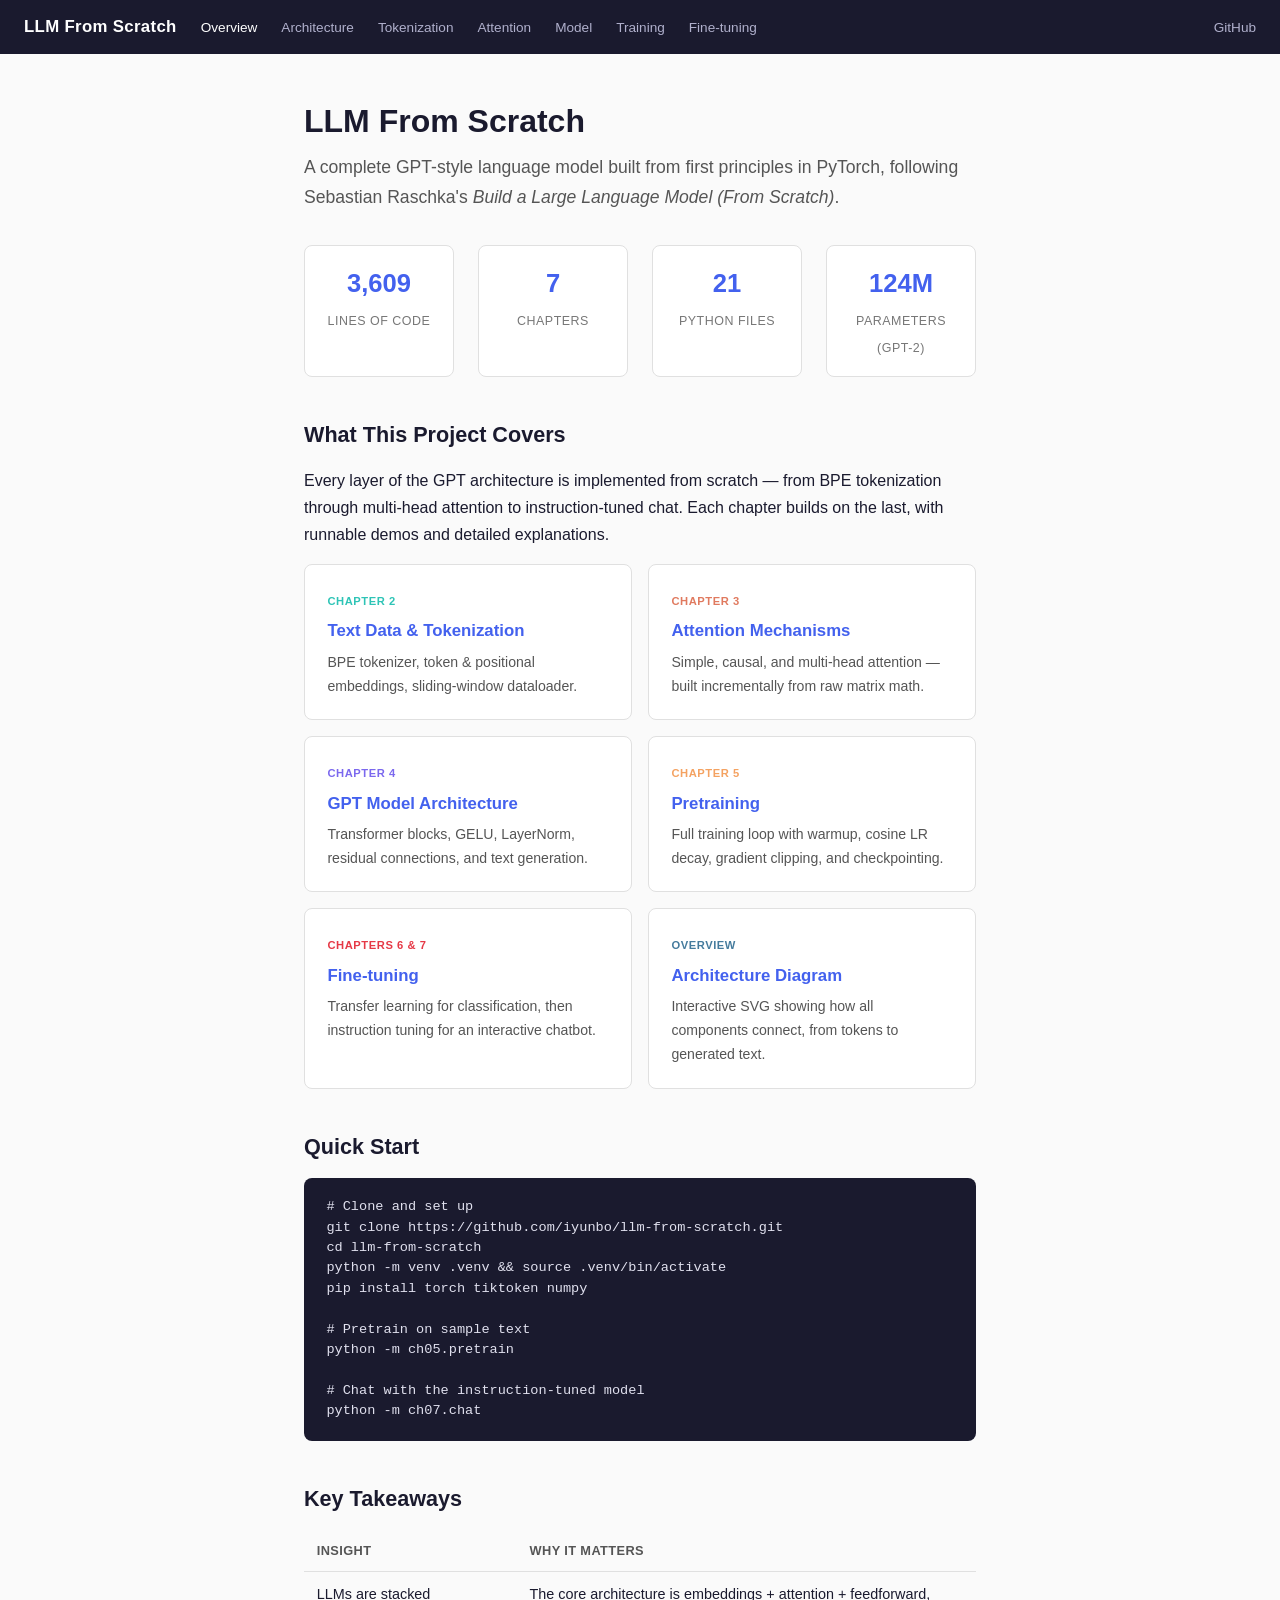
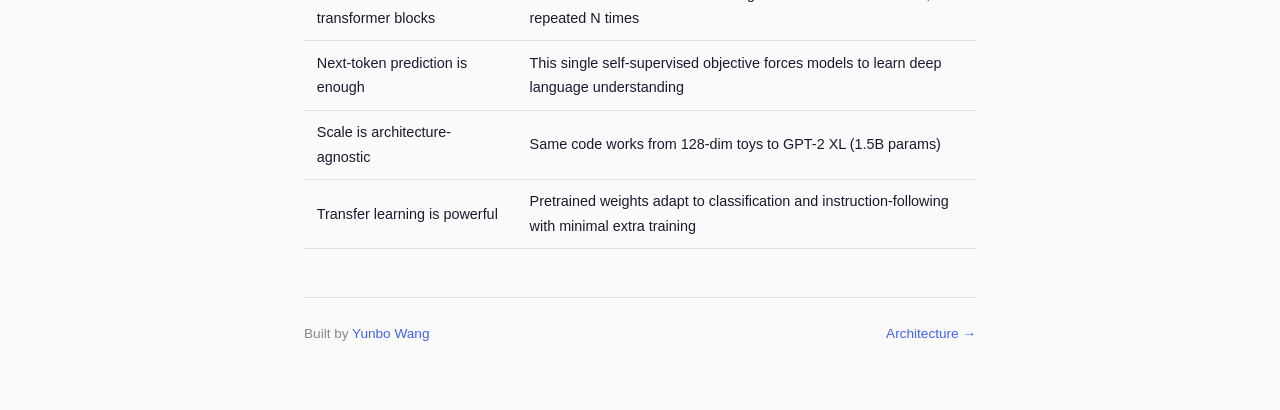
<file: docs/index.html>
<!DOCTYPE html>
<html lang="en">
<head>
  <meta charset="UTF-8">
  <meta name="viewport" content="width=device-width, initial-scale=1.0">
  <title>LLM From Scratch</title>
  <link rel="stylesheet" href="style.css">
</head>
<body>
<nav>
  <span class="brand">LLM From Scratch</span>
  <a href="index.html" class="active">Overview</a>
  <a href="architecture.html">Architecture</a>
  <a href="tokenization.html">Tokenization</a>
  <a href="attention.html">Attention</a>
  <a href="model.html">Model</a>
  <a href="training.html">Training</a>
  <a href="finetuning.html">Fine-tuning</a>
  <span class="spacer"></span>
  <a href="https://github.com/iyunbo/llm-from-scratch">GitHub</a>
</nav>

<div class="container">
  <h1>LLM From Scratch</h1>
  <p class="subtitle">A complete GPT-style language model built from first principles in PyTorch, following Sebastian Raschka's <em>Build a Large Language Model (From Scratch)</em>.</p>

  <div class="stats">
    <div class="stat"><span class="num">3,609</span><span class="label">Lines of Code</span></div>
    <div class="stat"><span class="num">7</span><span class="label">Chapters</span></div>
    <div class="stat"><span class="num">21</span><span class="label">Python Files</span></div>
    <div class="stat"><span class="num">124M</span><span class="label">Parameters (GPT-2)</span></div>
  </div>

  <h2>What This Project Covers</h2>
  <p>Every layer of the GPT architecture is implemented from scratch &mdash; from BPE tokenization through multi-head attention to instruction-tuned chat. Each chapter builds on the last, with runnable demos and detailed explanations.</p>

  <div class="cards">
    <a class="card" href="tokenization.html">
      <span class="tag tag-data">Chapter 2</span>
      <h3>Text Data &amp; Tokenization</h3>
      <p>BPE tokenizer, token &amp; positional embeddings, sliding-window dataloader.</p>
    </a>
    <a class="card" href="attention.html">
      <span class="tag tag-attention">Chapter 3</span>
      <h3>Attention Mechanisms</h3>
      <p>Simple, causal, and multi-head attention &mdash; built incrementally from raw matrix math.</p>
    </a>
    <a class="card" href="model.html">
      <span class="tag tag-model">Chapter 4</span>
      <h3>GPT Model Architecture</h3>
      <p>Transformer blocks, GELU, LayerNorm, residual connections, and text generation.</p>
    </a>
    <a class="card" href="training.html">
      <span class="tag tag-train">Chapter 5</span>
      <h3>Pretraining</h3>
      <p>Full training loop with warmup, cosine LR decay, gradient clipping, and checkpointing.</p>
    </a>
    <a class="card" href="finetuning.html">
      <span class="tag tag-finetune">Chapters 6 &amp; 7</span>
      <h3>Fine-tuning</h3>
      <p>Transfer learning for classification, then instruction tuning for an interactive chatbot.</p>
    </a>
    <a class="card" href="architecture.html">
      <span class="tag tag-arch">Overview</span>
      <h3>Architecture Diagram</h3>
      <p>Interactive SVG showing how all components connect, from tokens to generated text.</p>
    </a>
  </div>

  <h2>Quick Start</h2>
  <pre><code># Clone and set up
git clone https://github.com/iyunbo/llm-from-scratch.git
cd llm-from-scratch
python -m venv .venv &amp;&amp; source .venv/bin/activate
pip install torch tiktoken numpy

# Pretrain on sample text
python -m ch05.pretrain

# Chat with the instruction-tuned model
python -m ch07.chat</code></pre>

  <h2>Key Takeaways</h2>
  <table>
    <tr><th>Insight</th><th>Why It Matters</th></tr>
    <tr><td>LLMs are stacked transformer blocks</td><td>The core architecture is embeddings + attention + feedforward, repeated N times</td></tr>
    <tr><td>Next-token prediction is enough</td><td>This single self-supervised objective forces models to learn deep language understanding</td></tr>
    <tr><td>Scale is architecture-agnostic</td><td>Same code works from 128-dim toys to GPT-2 XL (1.5B params)</td></tr>
    <tr><td>Transfer learning is powerful</td><td>Pretrained weights adapt to classification and instruction-following with minimal extra training</td></tr>
  </table>

  <footer>
    <span>Built by <a href="https://github.com/iyunbo">Yunbo Wang</a></span>
    <a href="architecture.html">Architecture &rarr;</a>
  </footer>
</div>
</body>
</html>
</file>
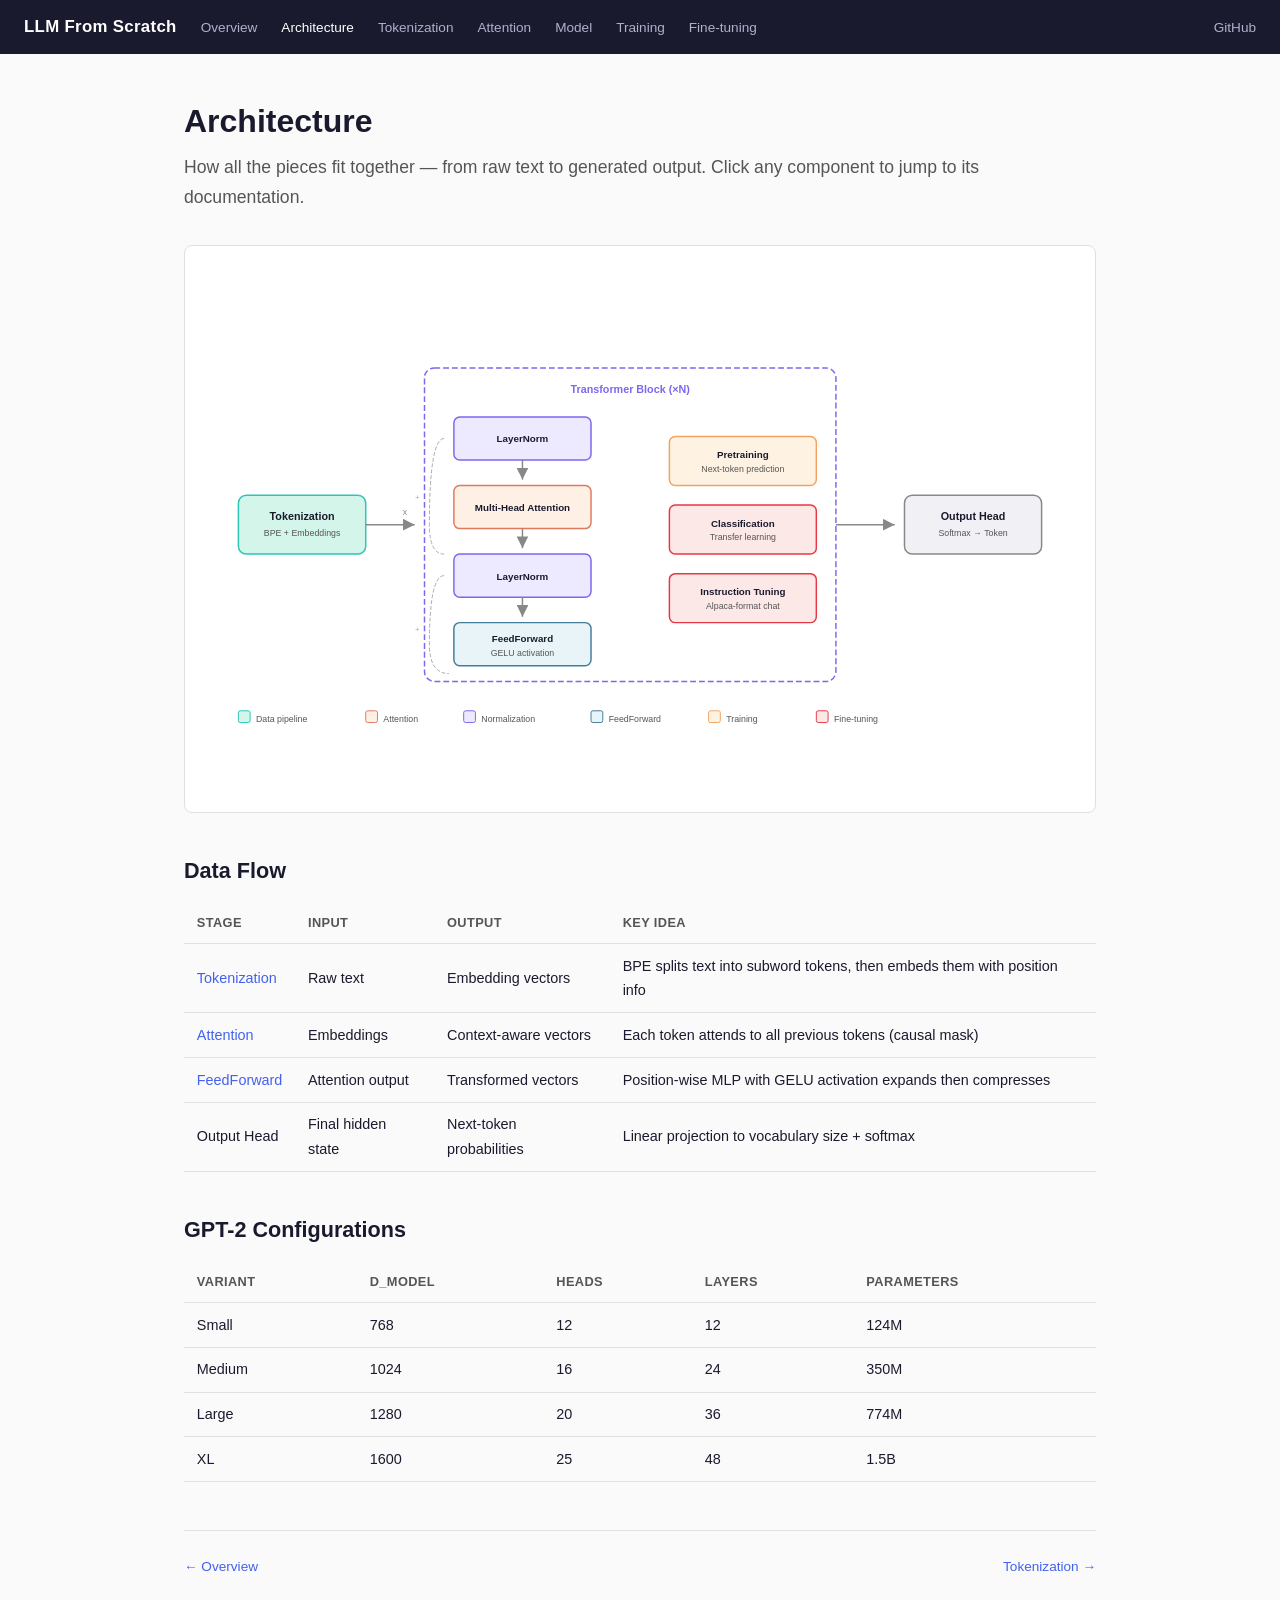
<file: docs/architecture.html>
<!DOCTYPE html>
<html lang="en">
<head>
  <meta charset="UTF-8">
  <meta name="viewport" content="width=device-width, initial-scale=1.0">
  <title>Architecture &ndash; LLM From Scratch</title>
  <link rel="stylesheet" href="style.css">
</head>
<body>
<nav>
  <span class="brand">LLM From Scratch</span>
  <a href="index.html">Overview</a>
  <a href="architecture.html" class="active">Architecture</a>
  <a href="tokenization.html">Tokenization</a>
  <a href="attention.html">Attention</a>
  <a href="model.html">Model</a>
  <a href="training.html">Training</a>
  <a href="finetuning.html">Fine-tuning</a>
  <span class="spacer"></span>
  <a href="https://github.com/iyunbo/llm-from-scratch">GitHub</a>
</nav>

<div class="container wide">
  <h1>Architecture</h1>
  <p class="subtitle">How all the pieces fit together &mdash; from raw text to generated output. Click any component to jump to its documentation.</p>

  <div class="diagram">
    <svg viewBox="0 0 880 520" xmlns="http://www.w3.org/2000/svg" font-family="-apple-system, sans-serif">
      <defs>
        <marker id="arrow" viewBox="0 0 10 10" refX="10" refY="5" markerWidth="8" markerHeight="8" orient="auto">
          <path d="M 0 0 L 10 5 L 0 10 z" fill="#888"/>
        </marker>
      </defs>

      <!-- Input -->
      <a href="tokenization.html">
        <g>
          <rect x="30" y="230" width="130" height="60" rx="8" fill="#d4f5e9" stroke="#2ec4b6" stroke-width="1.5"/>
          <text x="95" y="255" text-anchor="middle" font-size="11" font-weight="700" fill="#1a1a2e">Tokenization</text>
          <text x="95" y="272" text-anchor="middle" font-size="9" fill="#555">BPE + Embeddings</text>
        </g>
      </a>

      <!-- Arrow: Token -> Transformer -->
      <line x1="160" y1="260" x2="210" y2="260" stroke="#888" stroke-width="1.5" marker-end="url(#arrow)"/>

      <!-- Transformer Block (big box) -->
      <rect x="220" y="100" width="420" height="320" rx="10" fill="none" stroke="#7b68ee" stroke-width="1.5" stroke-dasharray="6 3"/>
      <text x="430" y="126" text-anchor="middle" font-size="11" font-weight="700" fill="#7b68ee">Transformer Block (&times;N)</text>

      <!-- LayerNorm 1 -->
      <a href="model.html">
        <g>
          <rect x="250" y="150" width="140" height="44" rx="6" fill="#ede9fe" stroke="#7b68ee" stroke-width="1.5"/>
          <text x="320" y="176" text-anchor="middle" font-size="10" font-weight="600" fill="#1a1a2e">LayerNorm</text>
        </g>
      </a>

      <!-- Arrow -->
      <line x1="320" y1="194" x2="320" y2="214" stroke="#888" stroke-width="1.5" marker-end="url(#arrow)"/>

      <!-- Multi-Head Attention -->
      <a href="attention.html">
        <g>
          <rect x="250" y="220" width="140" height="44" rx="6" fill="#fff0e6" stroke="#e07a5f" stroke-width="1.5"/>
          <text x="320" y="246" text-anchor="middle" font-size="10" font-weight="600" fill="#1a1a2e">Multi-Head Attention</text>
        </g>
      </a>

      <!-- Residual arrow (bypass) -->
      <path d="M 240 172 Q 225 172 225 260 Q 225 290 240 290" fill="none" stroke="#aaa" stroke-width="1" stroke-dasharray="4 2"/>
      <text x="215" y="235" text-anchor="end" font-size="8" fill="#aaa">+</text>

      <!-- Arrow -->
      <line x1="320" y1="264" x2="320" y2="284" stroke="#888" stroke-width="1.5" marker-end="url(#arrow)"/>

      <!-- LayerNorm 2 -->
      <a href="model.html">
        <g>
          <rect x="250" y="290" width="140" height="44" rx="6" fill="#ede9fe" stroke="#7b68ee" stroke-width="1.5"/>
          <text x="320" y="316" text-anchor="middle" font-size="10" font-weight="600" fill="#1a1a2e">LayerNorm</text>
        </g>
      </a>

      <!-- Arrow -->
      <line x1="320" y1="334" x2="320" y2="354" stroke="#888" stroke-width="1.5" marker-end="url(#arrow)"/>

      <!-- FeedForward -->
      <a href="model.html">
        <g>
          <rect x="250" y="360" width="140" height="44" rx="6" fill="#e8f4f8" stroke="#457b9d" stroke-width="1.5"/>
          <text x="320" y="380" text-anchor="middle" font-size="10" font-weight="600" fill="#1a1a2e">FeedForward</text>
          <text x="320" y="394" text-anchor="middle" font-size="9" fill="#555">GELU activation</text>
        </g>
      </a>

      <!-- Residual arrow (bypass 2) -->
      <path d="M 240 312 Q 225 312 225 382 Q 225 412 245 412" fill="none" stroke="#aaa" stroke-width="1" stroke-dasharray="4 2"/>
      <text x="215" y="370" text-anchor="end" font-size="8" fill="#aaa">+</text>

      <!-- Right side: Training Pipeline -->
      <a href="training.html">
        <g>
          <rect x="470" y="170" width="150" height="50" rx="6" fill="#fef3e2" stroke="#f4a261" stroke-width="1.5"/>
          <text x="545" y="192" text-anchor="middle" font-size="10" font-weight="600" fill="#1a1a2e">Pretraining</text>
          <text x="545" y="206" text-anchor="middle" font-size="9" fill="#555">Next-token prediction</text>
        </g>
      </a>

      <a href="finetuning.html">
        <g>
          <rect x="470" y="240" width="150" height="50" rx="6" fill="#fde8e8" stroke="#e63946" stroke-width="1.5"/>
          <text x="545" y="262" text-anchor="middle" font-size="10" font-weight="600" fill="#1a1a2e">Classification</text>
          <text x="545" y="276" text-anchor="middle" font-size="9" fill="#555">Transfer learning</text>
        </g>
      </a>

      <a href="finetuning.html">
        <g>
          <rect x="470" y="310" width="150" height="50" rx="6" fill="#fde8e8" stroke="#e63946" stroke-width="1.5"/>
          <text x="545" y="332" text-anchor="middle" font-size="10" font-weight="600" fill="#1a1a2e">Instruction Tuning</text>
          <text x="545" y="346" text-anchor="middle" font-size="9" fill="#555">Alpaca-format chat</text>
        </g>
      </a>

      <!-- Arrow from transformer to output -->
      <line x1="640" y1="260" x2="700" y2="260" stroke="#888" stroke-width="1.5" marker-end="url(#arrow)"/>

      <!-- Output -->
      <rect x="710" y="230" width="140" height="60" rx="8" fill="#f0f0f5" stroke="#888" stroke-width="1.5"/>
      <text x="780" y="255" text-anchor="middle" font-size="11" font-weight="700" fill="#1a1a2e">Output Head</text>
      <text x="780" y="272" text-anchor="middle" font-size="9" fill="#555">Softmax &rarr; Token</text>

      <!-- Arrow from input to transformer entrance -->
      <text x="200" y="250" text-anchor="middle" font-size="9" fill="#888">x</text>

      <!-- Legend -->
      <rect x="30" y="450" width="12" height="12" rx="2" fill="#d4f5e9" stroke="#2ec4b6"/>
      <text x="48" y="461" font-size="9" fill="#555">Data pipeline</text>

      <rect x="160" y="450" width="12" height="12" rx="2" fill="#fff0e6" stroke="#e07a5f"/>
      <text x="178" y="461" font-size="9" fill="#555">Attention</text>

      <rect x="260" y="450" width="12" height="12" rx="2" fill="#ede9fe" stroke="#7b68ee"/>
      <text x="278" y="461" font-size="9" fill="#555">Normalization</text>

      <rect x="390" y="450" width="12" height="12" rx="2" fill="#e8f4f8" stroke="#457b9d"/>
      <text x="408" y="461" font-size="9" fill="#555">FeedForward</text>

      <rect x="510" y="450" width="12" height="12" rx="2" fill="#fef3e2" stroke="#f4a261"/>
      <text x="528" y="461" font-size="9" fill="#555">Training</text>

      <rect x="620" y="450" width="12" height="12" rx="2" fill="#fde8e8" stroke="#e63946"/>
      <text x="638" y="461" font-size="9" fill="#555">Fine-tuning</text>
    </svg>
  </div>

  <h2>Data Flow</h2>
  <table>
    <tr><th>Stage</th><th>Input</th><th>Output</th><th>Key Idea</th></tr>
    <tr><td><a href="tokenization.html">Tokenization</a></td><td>Raw text</td><td>Embedding vectors</td><td>BPE splits text into subword tokens, then embeds them with position info</td></tr>
    <tr><td><a href="attention.html">Attention</a></td><td>Embeddings</td><td>Context-aware vectors</td><td>Each token attends to all previous tokens (causal mask)</td></tr>
    <tr><td><a href="model.html">FeedForward</a></td><td>Attention output</td><td>Transformed vectors</td><td>Position-wise MLP with GELU activation expands then compresses</td></tr>
    <tr><td>Output Head</td><td>Final hidden state</td><td>Next-token probabilities</td><td>Linear projection to vocabulary size + softmax</td></tr>
  </table>

  <h2>GPT-2 Configurations</h2>
  <table>
    <tr><th>Variant</th><th>d_model</th><th>Heads</th><th>Layers</th><th>Parameters</th></tr>
    <tr><td>Small</td><td>768</td><td>12</td><td>12</td><td>124M</td></tr>
    <tr><td>Medium</td><td>1024</td><td>16</td><td>24</td><td>350M</td></tr>
    <tr><td>Large</td><td>1280</td><td>20</td><td>36</td><td>774M</td></tr>
    <tr><td>XL</td><td>1600</td><td>25</td><td>48</td><td>1.5B</td></tr>
  </table>

  <footer>
    <a href="index.html">&larr; Overview</a>
    <a href="tokenization.html">Tokenization &rarr;</a>
  </footer>
</div>
</body>
</html>
</file>
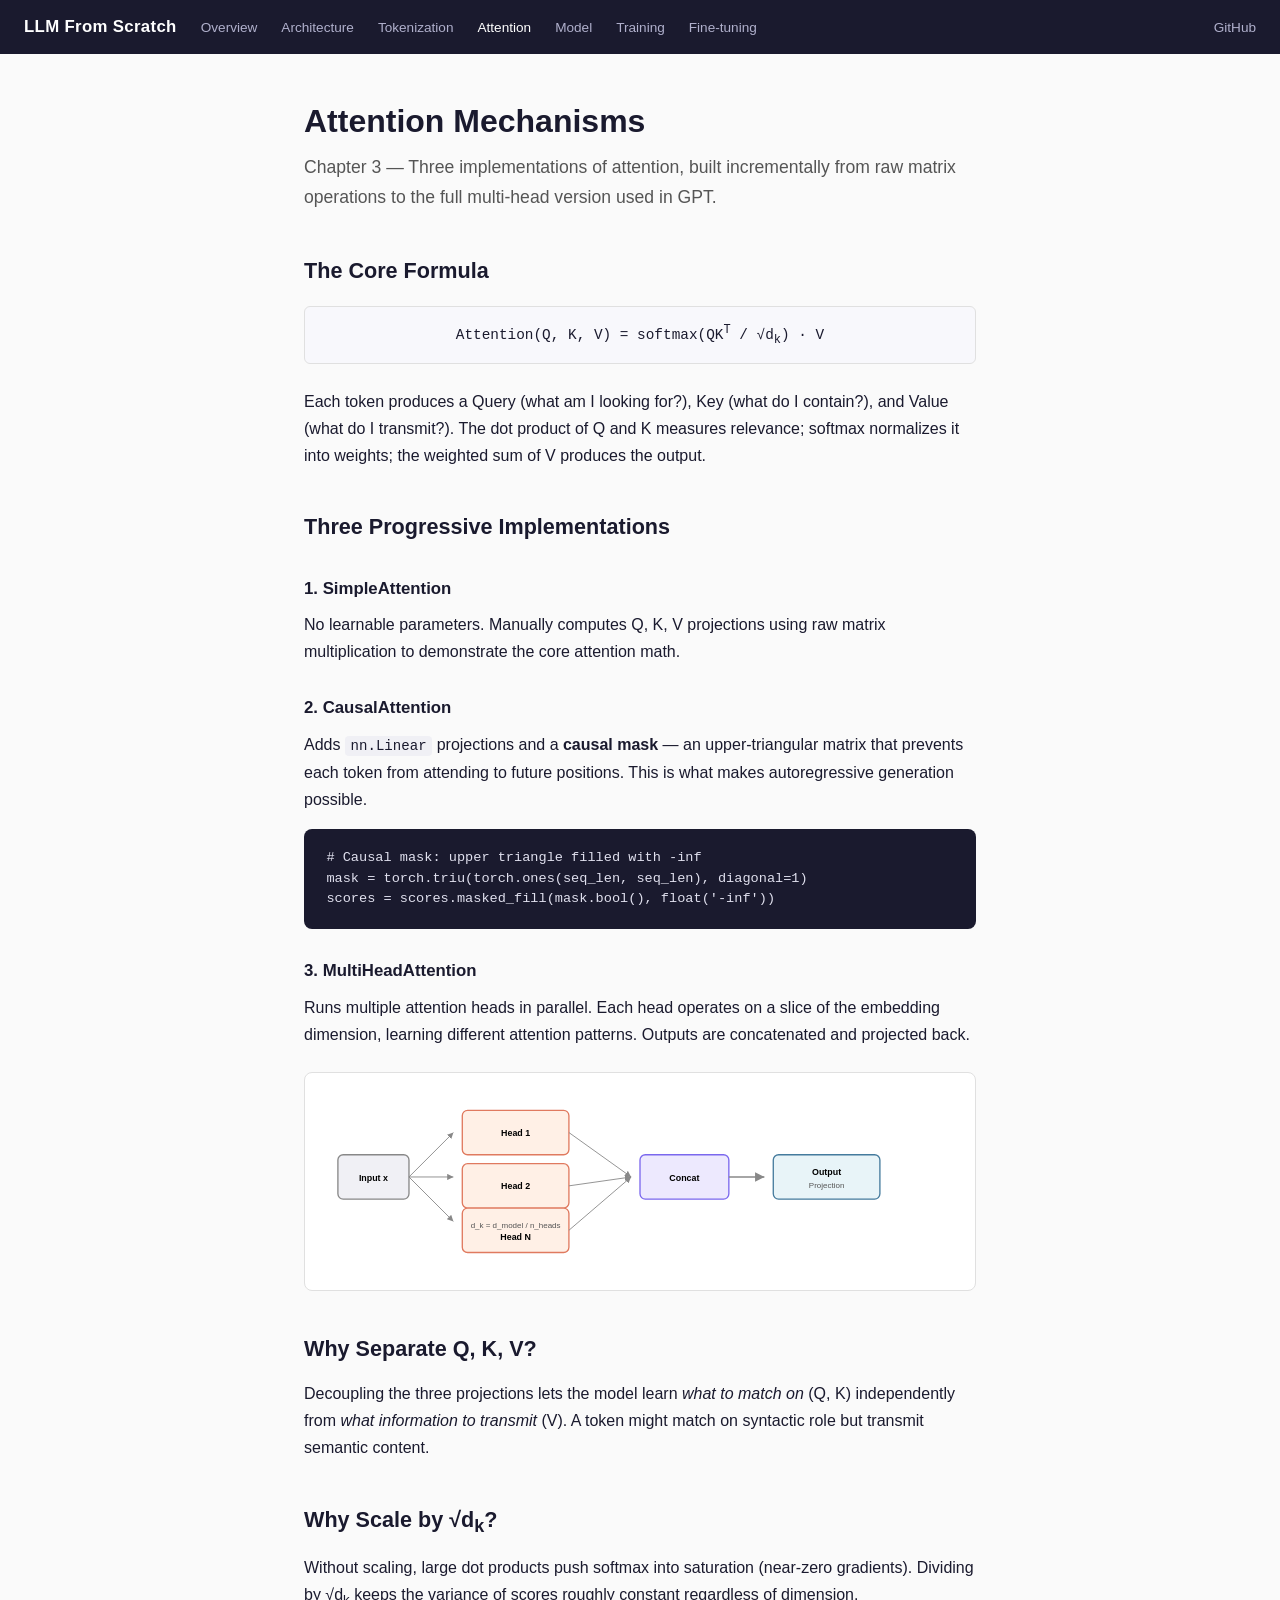
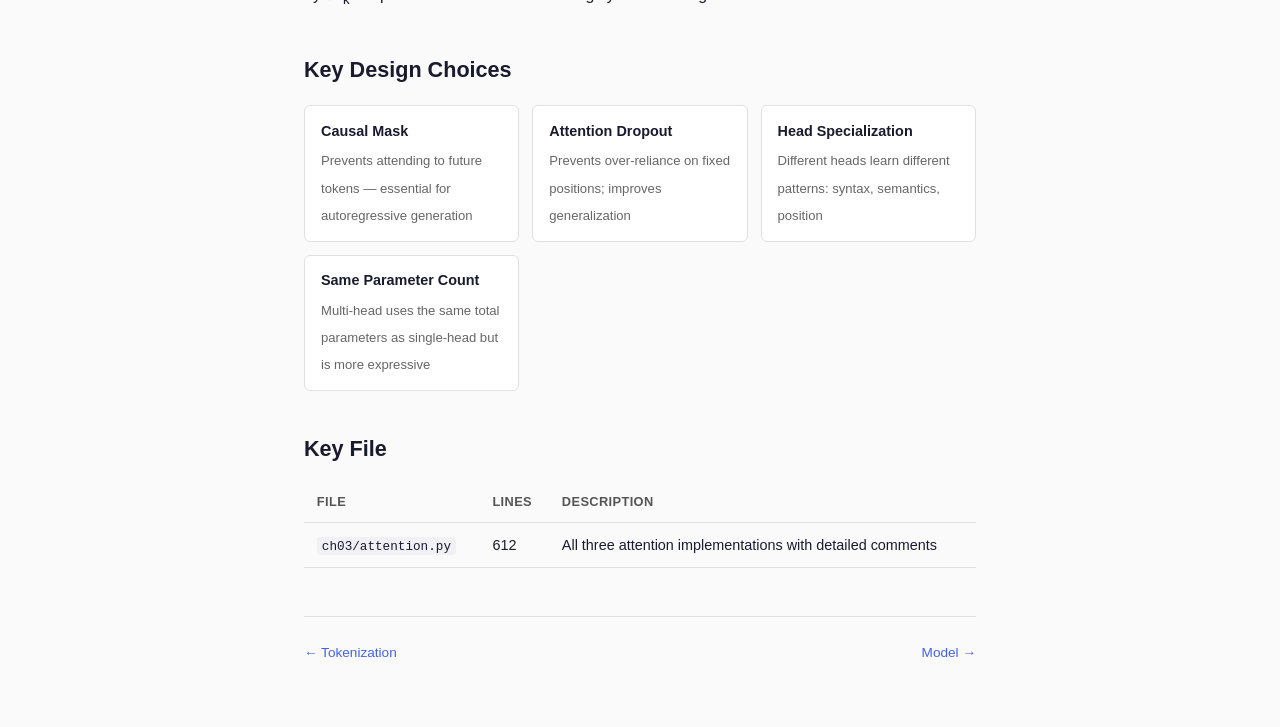
<file: docs/attention.html>
<!DOCTYPE html>
<html lang="en">
<head>
  <meta charset="UTF-8">
  <meta name="viewport" content="width=device-width, initial-scale=1.0">
  <title>Attention &ndash; LLM From Scratch</title>
  <link rel="stylesheet" href="style.css">
</head>
<body>
<nav>
  <span class="brand">LLM From Scratch</span>
  <a href="index.html">Overview</a>
  <a href="architecture.html">Architecture</a>
  <a href="tokenization.html">Tokenization</a>
  <a href="attention.html" class="active">Attention</a>
  <a href="model.html">Model</a>
  <a href="training.html">Training</a>
  <a href="finetuning.html">Fine-tuning</a>
  <span class="spacer"></span>
  <a href="https://github.com/iyunbo/llm-from-scratch">GitHub</a>
</nav>

<div class="container">
  <h1>Attention Mechanisms</h1>
  <p class="subtitle">Chapter 3 &mdash; Three implementations of attention, built incrementally from raw matrix operations to the full multi-head version used in GPT.</p>

  <h2>The Core Formula</h2>
  <div class="formula">Attention(Q, K, V) = softmax(QK<sup>T</sup> / &radic;d<sub>k</sub>) &middot; V</div>
  <p>Each token produces a Query (what am I looking for?), Key (what do I contain?), and Value (what do I transmit?). The dot product of Q and K measures relevance; softmax normalizes it into weights; the weighted sum of V produces the output.</p>

  <h2>Three Progressive Implementations</h2>

  <h3>1. SimpleAttention</h3>
  <p>No learnable parameters. Manually computes Q, K, V projections using raw matrix multiplication to demonstrate the core attention math.</p>

  <h3>2. CausalAttention</h3>
  <p>Adds <code>nn.Linear</code> projections and a <strong>causal mask</strong> &mdash; an upper-triangular matrix that prevents each token from attending to future positions. This is what makes autoregressive generation possible.</p>

  <pre><code># Causal mask: upper triangle filled with -inf
mask = torch.triu(torch.ones(seq_len, seq_len), diagonal=1)
scores = scores.masked_fill(mask.bool(), float('-inf'))</code></pre>

  <h3>3. MultiHeadAttention</h3>
  <p>Runs multiple attention heads in parallel. Each head operates on a slice of the embedding dimension, learning different attention patterns. Outputs are concatenated and projected back.</p>

  <div class="diagram">
    <svg viewBox="0 0 700 180" xmlns="http://www.w3.org/2000/svg" font-family="-apple-system, sans-serif">
      <defs>
        <marker id="arr2" viewBox="0 0 10 10" refX="10" refY="5" markerWidth="7" markerHeight="7" orient="auto">
          <path d="M 0 0 L 10 5 L 0 10 z" fill="#888"/>
        </marker>
      </defs>

      <!-- Input -->
      <rect x="10" y="65" width="80" height="50" rx="6" fill="#f0f0f5" stroke="#888" stroke-width="1.5"/>
      <text x="50" y="94" text-anchor="middle" font-size="10" font-weight="600">Input x</text>

      <line x1="90" y1="90" x2="140" y2="40" stroke="#888" stroke-width="1" marker-end="url(#arr2)"/>
      <line x1="90" y1="90" x2="140" y2="90" stroke="#888" stroke-width="1" marker-end="url(#arr2)"/>
      <line x1="90" y1="90" x2="140" y2="140" stroke="#888" stroke-width="1" marker-end="url(#arr2)"/>

      <!-- Heads -->
      <rect x="150" y="15" width="120" height="50" rx="6" fill="#fff0e6" stroke="#e07a5f" stroke-width="1.5"/>
      <text x="210" y="44" text-anchor="middle" font-size="10" font-weight="600">Head 1</text>

      <rect x="150" y="75" width="120" height="50" rx="6" fill="#fff0e6" stroke="#e07a5f" stroke-width="1.5"/>
      <text x="210" y="104" text-anchor="middle" font-size="10" font-weight="600">Head 2</text>

      <rect x="150" y="125" width="120" height="50" rx="6" fill="#fff0e6" stroke="#e07a5f" stroke-width="1.5"/>
      <text x="210" y="147" text-anchor="middle" font-size="9" fill="#555">d_k = d_model / n_heads</text>
      <text x="210" y="161" text-anchor="middle" font-size="10" font-weight="600">Head N</text>

      <!-- Concat -->
      <line x1="270" y1="40" x2="340" y2="90" stroke="#888" stroke-width="1" marker-end="url(#arr2)"/>
      <line x1="270" y1="100" x2="340" y2="90" stroke="#888" stroke-width="1" marker-end="url(#arr2)"/>
      <line x1="270" y1="150" x2="340" y2="90" stroke="#888" stroke-width="1" marker-end="url(#arr2)"/>

      <rect x="350" y="65" width="100" height="50" rx="6" fill="#ede9fe" stroke="#7b68ee" stroke-width="1.5"/>
      <text x="400" y="94" text-anchor="middle" font-size="10" font-weight="600">Concat</text>

      <line x1="450" y1="90" x2="490" y2="90" stroke="#888" stroke-width="1.5" marker-end="url(#arr2)"/>

      <!-- Output projection -->
      <rect x="500" y="65" width="120" height="50" rx="6" fill="#e8f4f8" stroke="#457b9d" stroke-width="1.5"/>
      <text x="560" y="88" text-anchor="middle" font-size="10" font-weight="600">Output</text>
      <text x="560" y="102" text-anchor="middle" font-size="9" fill="#555">Projection</text>
    </svg>
  </div>

  <h2>Why Separate Q, K, V?</h2>
  <p>Decoupling the three projections lets the model learn <em>what to match on</em> (Q, K) independently from <em>what information to transmit</em> (V). A token might match on syntactic role but transmit semantic content.</p>

  <h2>Why Scale by &radic;d<sub>k</sub>?</h2>
  <p>Without scaling, large dot products push softmax into saturation (near-zero gradients). Dividing by &radic;d<sub>k</sub> keeps the variance of scores roughly constant regardless of dimension.</p>

  <h2>Key Design Choices</h2>
  <div class="concepts">
    <div class="concept">
      <strong>Causal Mask</strong>
      <span>Prevents attending to future tokens &mdash; essential for autoregressive generation</span>
    </div>
    <div class="concept">
      <strong>Attention Dropout</strong>
      <span>Prevents over-reliance on fixed positions; improves generalization</span>
    </div>
    <div class="concept">
      <strong>Head Specialization</strong>
      <span>Different heads learn different patterns: syntax, semantics, position</span>
    </div>
    <div class="concept">
      <strong>Same Parameter Count</strong>
      <span>Multi-head uses the same total parameters as single-head but is more expressive</span>
    </div>
  </div>

  <h2>Key File</h2>
  <table>
    <tr><th>File</th><th>Lines</th><th>Description</th></tr>
    <tr><td><code>ch03/attention.py</code></td><td>612</td><td>All three attention implementations with detailed comments</td></tr>
  </table>

  <footer>
    <a href="tokenization.html">&larr; Tokenization</a>
    <a href="model.html">Model &rarr;</a>
  </footer>
</div>
</body>
</html>
</file>
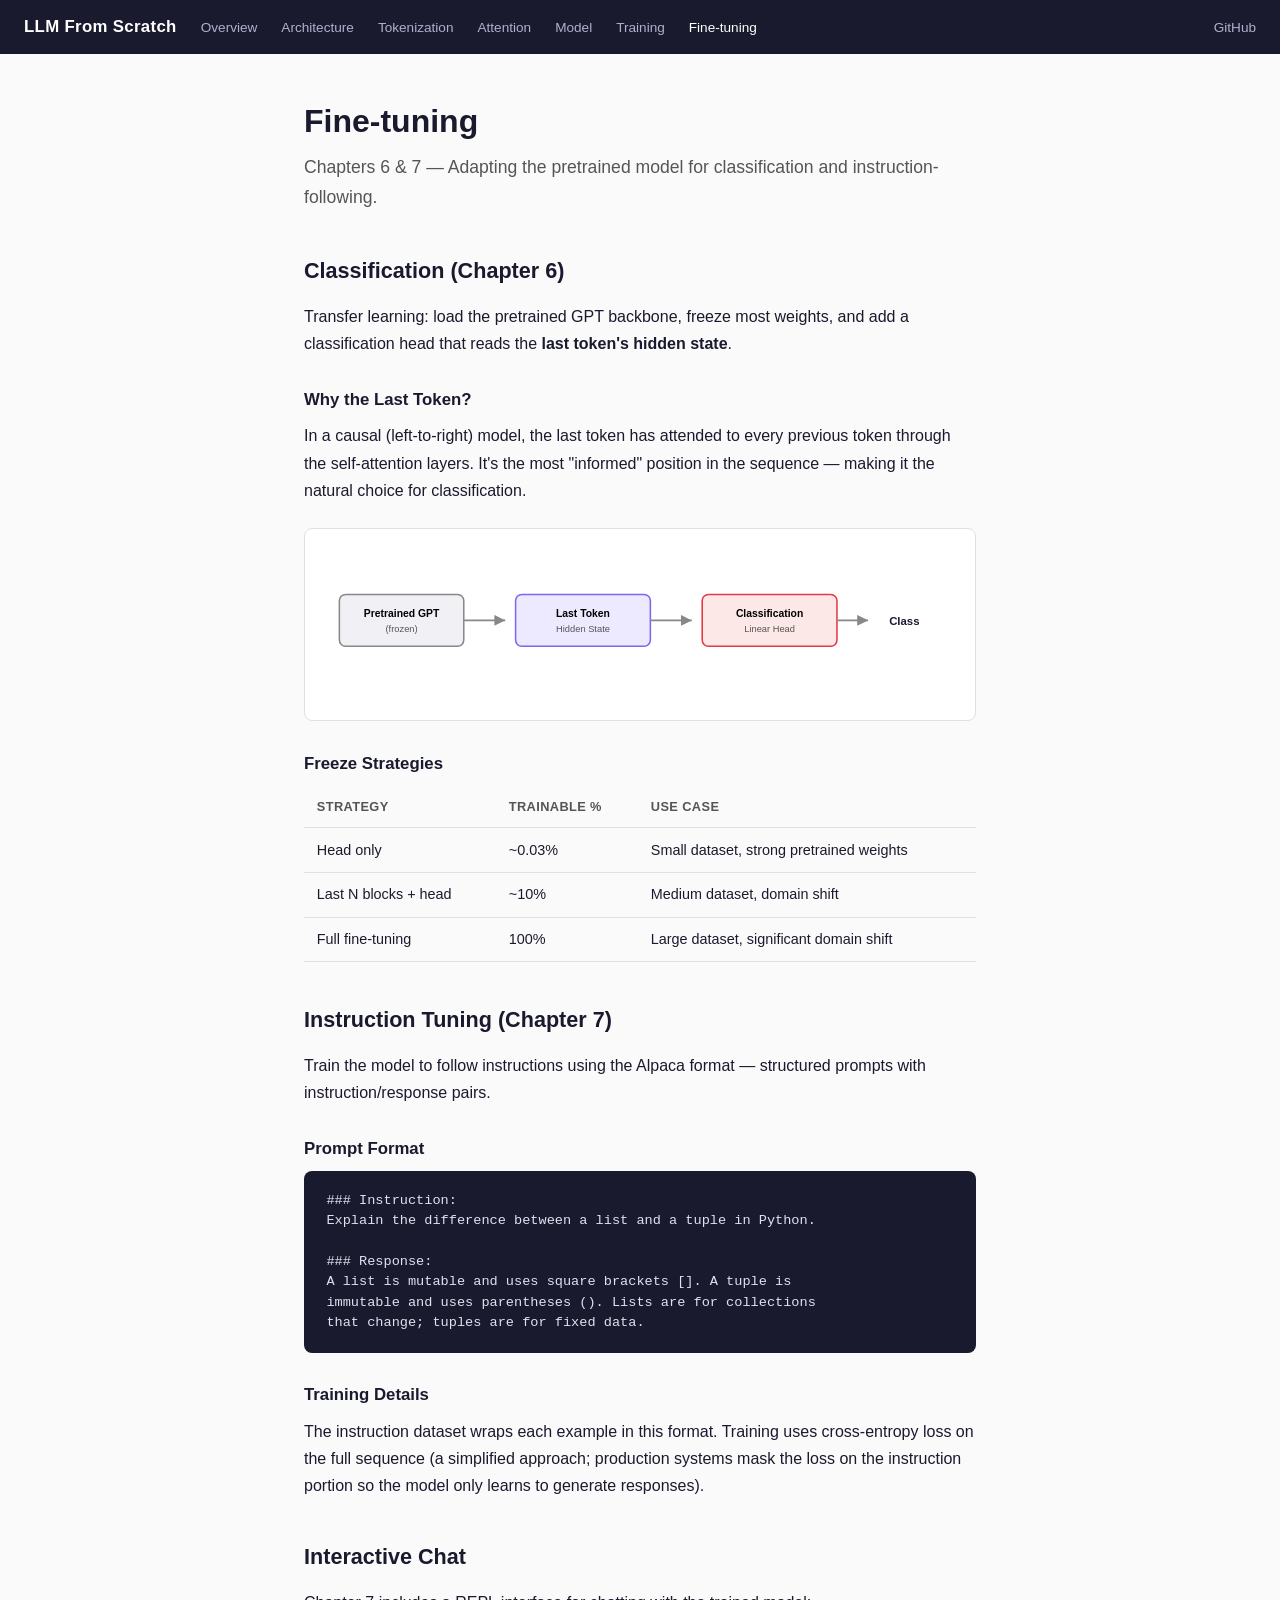
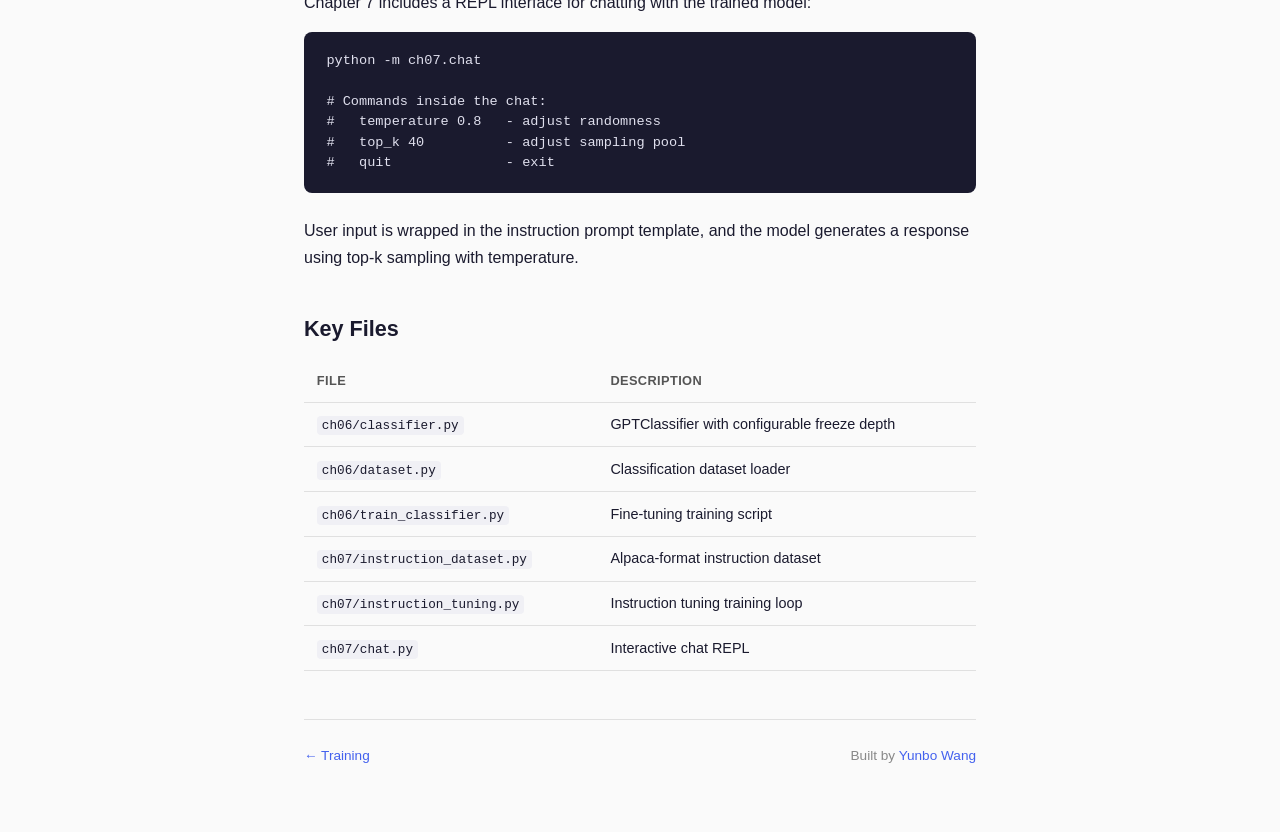
<file: docs/finetuning.html>
<!DOCTYPE html>
<html lang="en">
<head>
  <meta charset="UTF-8">
  <meta name="viewport" content="width=device-width, initial-scale=1.0">
  <title>Fine-tuning &ndash; LLM From Scratch</title>
  <link rel="stylesheet" href="style.css">
</head>
<body>
<nav>
  <span class="brand">LLM From Scratch</span>
  <a href="index.html">Overview</a>
  <a href="architecture.html">Architecture</a>
  <a href="tokenization.html">Tokenization</a>
  <a href="attention.html">Attention</a>
  <a href="model.html">Model</a>
  <a href="training.html">Training</a>
  <a href="finetuning.html" class="active">Fine-tuning</a>
  <span class="spacer"></span>
  <a href="https://github.com/iyunbo/llm-from-scratch">GitHub</a>
</nav>

<div class="container">
  <h1>Fine-tuning</h1>
  <p class="subtitle">Chapters 6 &amp; 7 &mdash; Adapting the pretrained model for classification and instruction-following.</p>

  <h2>Classification (Chapter 6)</h2>
  <p>Transfer learning: load the pretrained GPT backbone, freeze most weights, and add a classification head that reads the <strong>last token's hidden state</strong>.</p>

  <h3>Why the Last Token?</h3>
  <p>In a causal (left-to-right) model, the last token has attended to every previous token through the self-attention layers. It's the most "informed" position in the sequence &mdash; making it the natural choice for classification.</p>

  <div class="diagram">
    <svg viewBox="0 0 600 130" xmlns="http://www.w3.org/2000/svg" font-family="-apple-system, sans-serif">
      <defs>
        <marker id="arr4" viewBox="0 0 10 10" refX="10" refY="5" markerWidth="7" markerHeight="7" orient="auto">
          <path d="M 0 0 L 10 5 L 0 10 z" fill="#888"/>
        </marker>
      </defs>

      <rect x="10" y="40" width="120" height="50" rx="6" fill="#f0f0f5" stroke="#888" stroke-width="1.5"/>
      <text x="70" y="62" text-anchor="middle" font-size="10" font-weight="600">Pretrained GPT</text>
      <text x="70" y="76" text-anchor="middle" font-size="9" fill="#555">(frozen)</text>
      <line x1="130" y1="65" x2="170" y2="65" stroke="#888" stroke-width="1.5" marker-end="url(#arr4)"/>

      <rect x="180" y="40" width="130" height="50" rx="6" fill="#ede9fe" stroke="#7b68ee" stroke-width="1.5"/>
      <text x="245" y="62" text-anchor="middle" font-size="10" font-weight="600">Last Token</text>
      <text x="245" y="76" text-anchor="middle" font-size="9" fill="#555">Hidden State</text>
      <line x1="310" y1="65" x2="350" y2="65" stroke="#888" stroke-width="1.5" marker-end="url(#arr4)"/>

      <rect x="360" y="40" width="130" height="50" rx="6" fill="#fde8e8" stroke="#e63946" stroke-width="1.5"/>
      <text x="425" y="62" text-anchor="middle" font-size="10" font-weight="600">Classification</text>
      <text x="425" y="76" text-anchor="middle" font-size="9" fill="#555">Linear Head</text>
      <line x1="490" y1="65" x2="520" y2="65" stroke="#888" stroke-width="1.5" marker-end="url(#arr4)"/>

      <text x="555" y="69" text-anchor="middle" font-size="11" font-weight="700" fill="#1a1a2e">Class</text>
    </svg>
  </div>

  <h3>Freeze Strategies</h3>
  <table>
    <tr><th>Strategy</th><th>Trainable %</th><th>Use Case</th></tr>
    <tr><td>Head only</td><td>~0.03%</td><td>Small dataset, strong pretrained weights</td></tr>
    <tr><td>Last N blocks + head</td><td>~10%</td><td>Medium dataset, domain shift</td></tr>
    <tr><td>Full fine-tuning</td><td>100%</td><td>Large dataset, significant domain shift</td></tr>
  </table>

  <h2>Instruction Tuning (Chapter 7)</h2>
  <p>Train the model to follow instructions using the Alpaca format &mdash; structured prompts with instruction/response pairs.</p>

  <h3>Prompt Format</h3>
  <pre><code>### Instruction:
Explain the difference between a list and a tuple in Python.

### Response:
A list is mutable and uses square brackets []. A tuple is
immutable and uses parentheses (). Lists are for collections
that change; tuples are for fixed data.</code></pre>

  <h3>Training Details</h3>
  <p>The instruction dataset wraps each example in this format. Training uses cross-entropy loss on the full sequence (a simplified approach; production systems mask the loss on the instruction portion so the model only learns to generate responses).</p>

  <h2>Interactive Chat</h2>
  <p>Chapter 7 includes a REPL interface for chatting with the trained model:</p>

  <pre><code>python -m ch07.chat

# Commands inside the chat:
#   temperature 0.8   - adjust randomness
#   top_k 40          - adjust sampling pool
#   quit              - exit</code></pre>

  <p>User input is wrapped in the instruction prompt template, and the model generates a response using top-k sampling with temperature.</p>

  <h2>Key Files</h2>
  <table>
    <tr><th>File</th><th>Description</th></tr>
    <tr><td><code>ch06/classifier.py</code></td><td>GPTClassifier with configurable freeze depth</td></tr>
    <tr><td><code>ch06/dataset.py</code></td><td>Classification dataset loader</td></tr>
    <tr><td><code>ch06/train_classifier.py</code></td><td>Fine-tuning training script</td></tr>
    <tr><td><code>ch07/instruction_dataset.py</code></td><td>Alpaca-format instruction dataset</td></tr>
    <tr><td><code>ch07/instruction_tuning.py</code></td><td>Instruction tuning training loop</td></tr>
    <tr><td><code>ch07/chat.py</code></td><td>Interactive chat REPL</td></tr>
  </table>

  <footer>
    <a href="training.html">&larr; Training</a>
    <span>Built by <a href="https://github.com/iyunbo">Yunbo Wang</a></span>
  </footer>
</div>
</body>
</html>
</file>
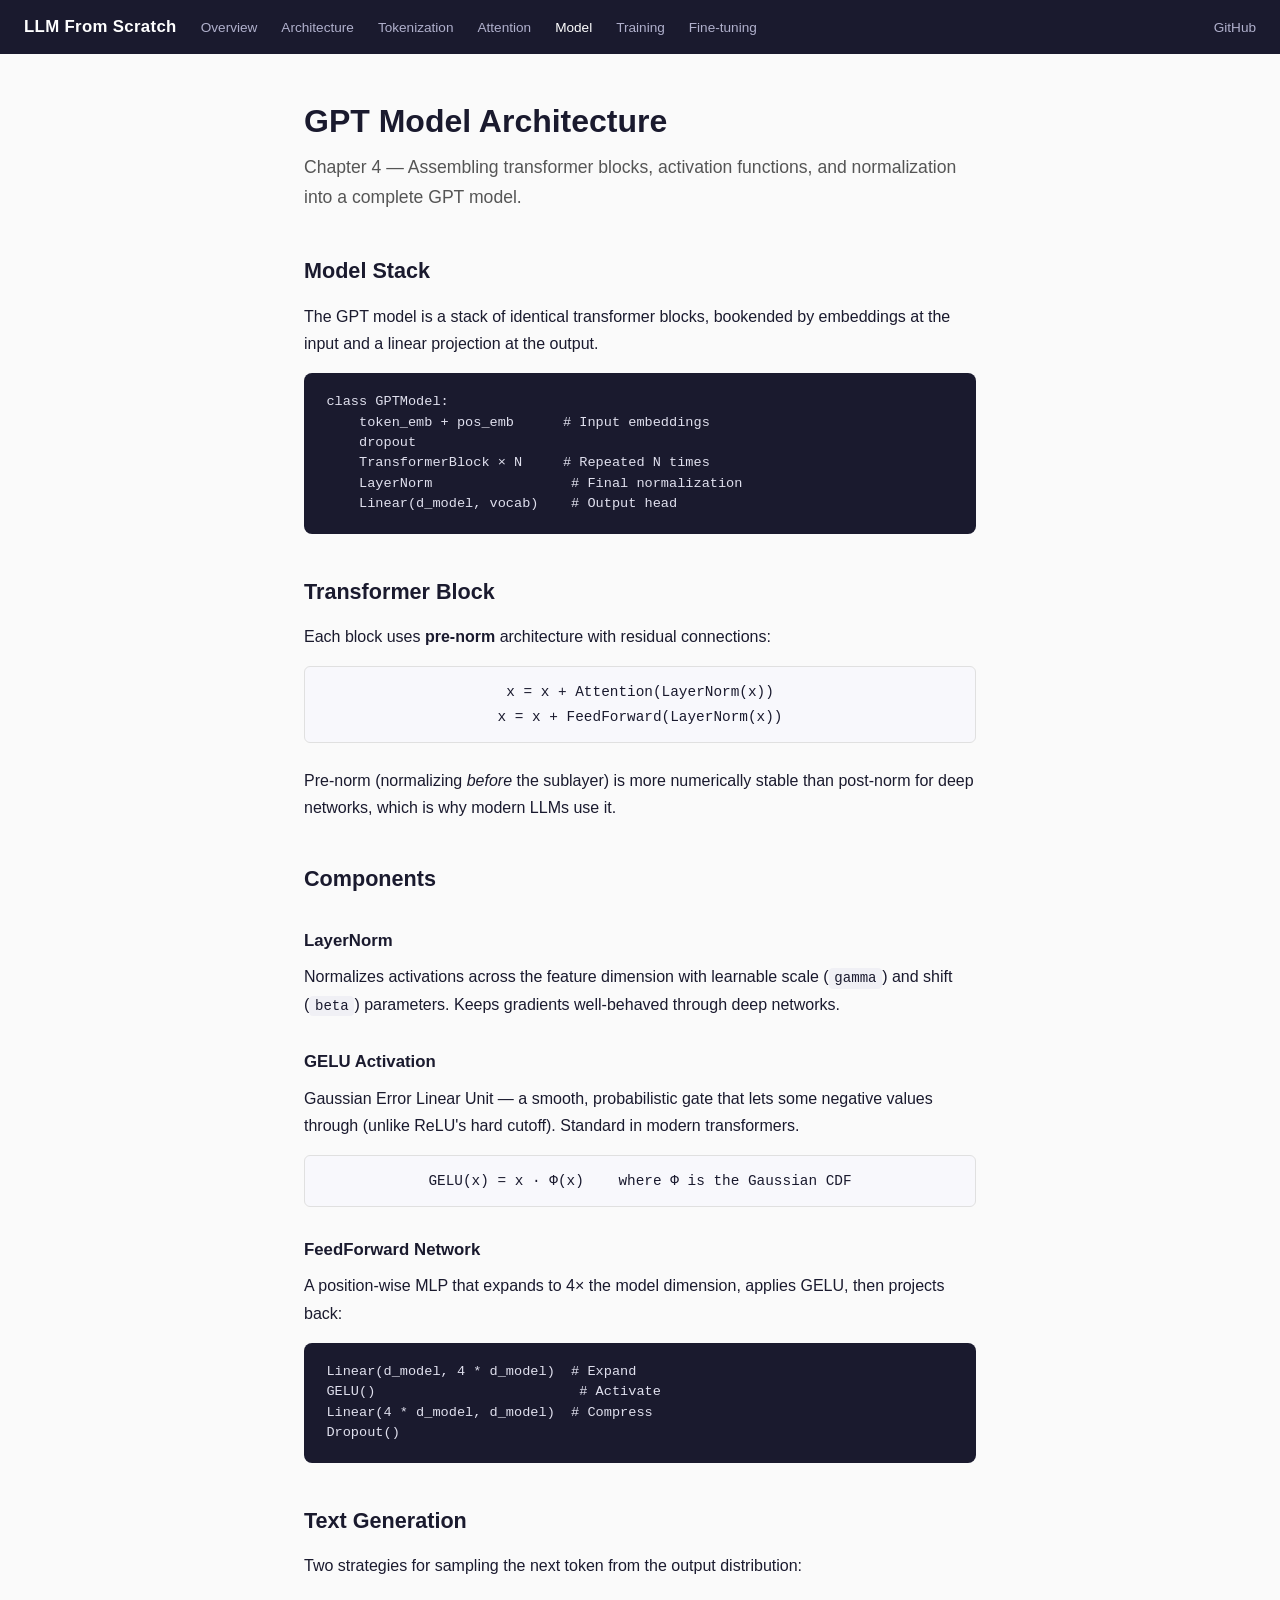
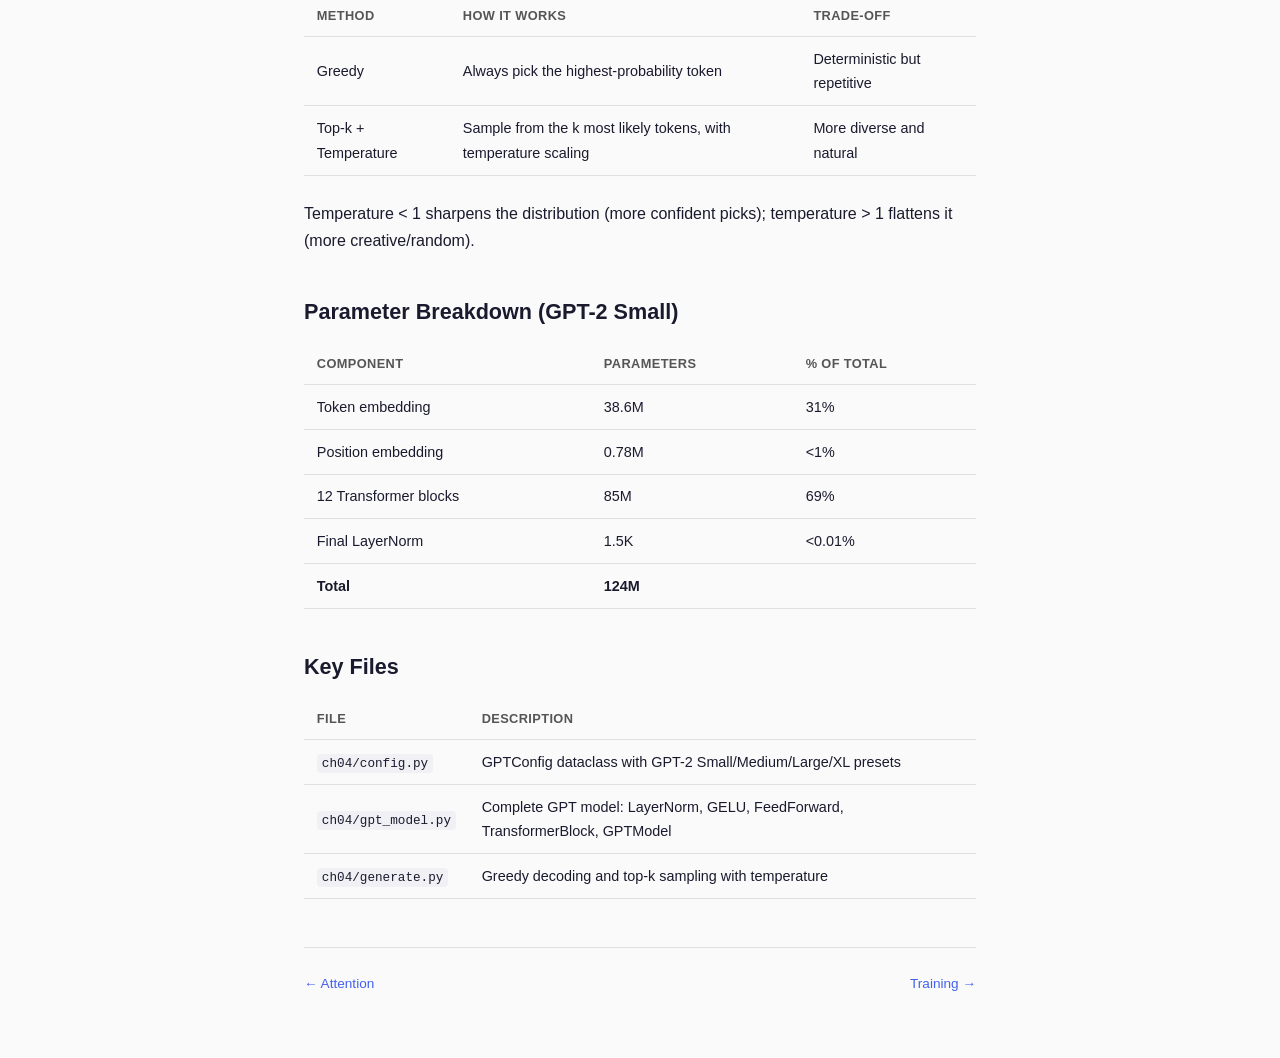
<file: docs/model.html>
<!DOCTYPE html>
<html lang="en">
<head>
  <meta charset="UTF-8">
  <meta name="viewport" content="width=device-width, initial-scale=1.0">
  <title>Model &ndash; LLM From Scratch</title>
  <link rel="stylesheet" href="style.css">
</head>
<body>
<nav>
  <span class="brand">LLM From Scratch</span>
  <a href="index.html">Overview</a>
  <a href="architecture.html">Architecture</a>
  <a href="tokenization.html">Tokenization</a>
  <a href="attention.html">Attention</a>
  <a href="model.html" class="active">Model</a>
  <a href="training.html">Training</a>
  <a href="finetuning.html">Fine-tuning</a>
  <span class="spacer"></span>
  <a href="https://github.com/iyunbo/llm-from-scratch">GitHub</a>
</nav>

<div class="container">
  <h1>GPT Model Architecture</h1>
  <p class="subtitle">Chapter 4 &mdash; Assembling transformer blocks, activation functions, and normalization into a complete GPT model.</p>

  <h2>Model Stack</h2>
  <p>The GPT model is a stack of identical transformer blocks, bookended by embeddings at the input and a linear projection at the output.</p>

  <pre><code>class GPTModel:
    token_emb + pos_emb      # Input embeddings
    dropout
    TransformerBlock &times; N     # Repeated N times
    LayerNorm                 # Final normalization
    Linear(d_model, vocab)    # Output head</code></pre>

  <h2>Transformer Block</h2>
  <p>Each block uses <strong>pre-norm</strong> architecture with residual connections:</p>

  <div class="formula">x = x + Attention(LayerNorm(x))<br>x = x + FeedForward(LayerNorm(x))</div>

  <p>Pre-norm (normalizing <em>before</em> the sublayer) is more numerically stable than post-norm for deep networks, which is why modern LLMs use it.</p>

  <h2>Components</h2>

  <h3>LayerNorm</h3>
  <p>Normalizes activations across the feature dimension with learnable scale (<code>gamma</code>) and shift (<code>beta</code>) parameters. Keeps gradients well-behaved through deep networks.</p>

  <h3>GELU Activation</h3>
  <p>Gaussian Error Linear Unit &mdash; a smooth, probabilistic gate that lets some negative values through (unlike ReLU's hard cutoff). Standard in modern transformers.</p>

  <div class="formula">GELU(x) = x &middot; &Phi;(x) &nbsp;&nbsp; where &Phi; is the Gaussian CDF</div>

  <h3>FeedForward Network</h3>
  <p>A position-wise MLP that expands to 4&times; the model dimension, applies GELU, then projects back:</p>

  <pre><code>Linear(d_model, 4 * d_model)  # Expand
GELU()                         # Activate
Linear(4 * d_model, d_model)  # Compress
Dropout()</code></pre>

  <h2>Text Generation</h2>
  <p>Two strategies for sampling the next token from the output distribution:</p>

  <table>
    <tr><th>Method</th><th>How It Works</th><th>Trade-off</th></tr>
    <tr><td>Greedy</td><td>Always pick the highest-probability token</td><td>Deterministic but repetitive</td></tr>
    <tr><td>Top-k + Temperature</td><td>Sample from the k most likely tokens, with temperature scaling</td><td>More diverse and natural</td></tr>
  </table>

  <p>Temperature &lt; 1 sharpens the distribution (more confident picks); temperature &gt; 1 flattens it (more creative/random).</p>

  <h2>Parameter Breakdown (GPT-2 Small)</h2>
  <table>
    <tr><th>Component</th><th>Parameters</th><th>% of Total</th></tr>
    <tr><td>Token embedding</td><td>38.6M</td><td>31%</td></tr>
    <tr><td>Position embedding</td><td>0.78M</td><td>&lt;1%</td></tr>
    <tr><td>12 Transformer blocks</td><td>85M</td><td>69%</td></tr>
    <tr><td>Final LayerNorm</td><td>1.5K</td><td>&lt;0.01%</td></tr>
    <tr><td><strong>Total</strong></td><td><strong>124M</strong></td><td></td></tr>
  </table>

  <h2>Key Files</h2>
  <table>
    <tr><th>File</th><th>Description</th></tr>
    <tr><td><code>ch04/config.py</code></td><td>GPTConfig dataclass with GPT-2 Small/Medium/Large/XL presets</td></tr>
    <tr><td><code>ch04/gpt_model.py</code></td><td>Complete GPT model: LayerNorm, GELU, FeedForward, TransformerBlock, GPTModel</td></tr>
    <tr><td><code>ch04/generate.py</code></td><td>Greedy decoding and top-k sampling with temperature</td></tr>
  </table>

  <footer>
    <a href="attention.html">&larr; Attention</a>
    <a href="training.html">Training &rarr;</a>
  </footer>
</div>
</body>
</html>
</file>
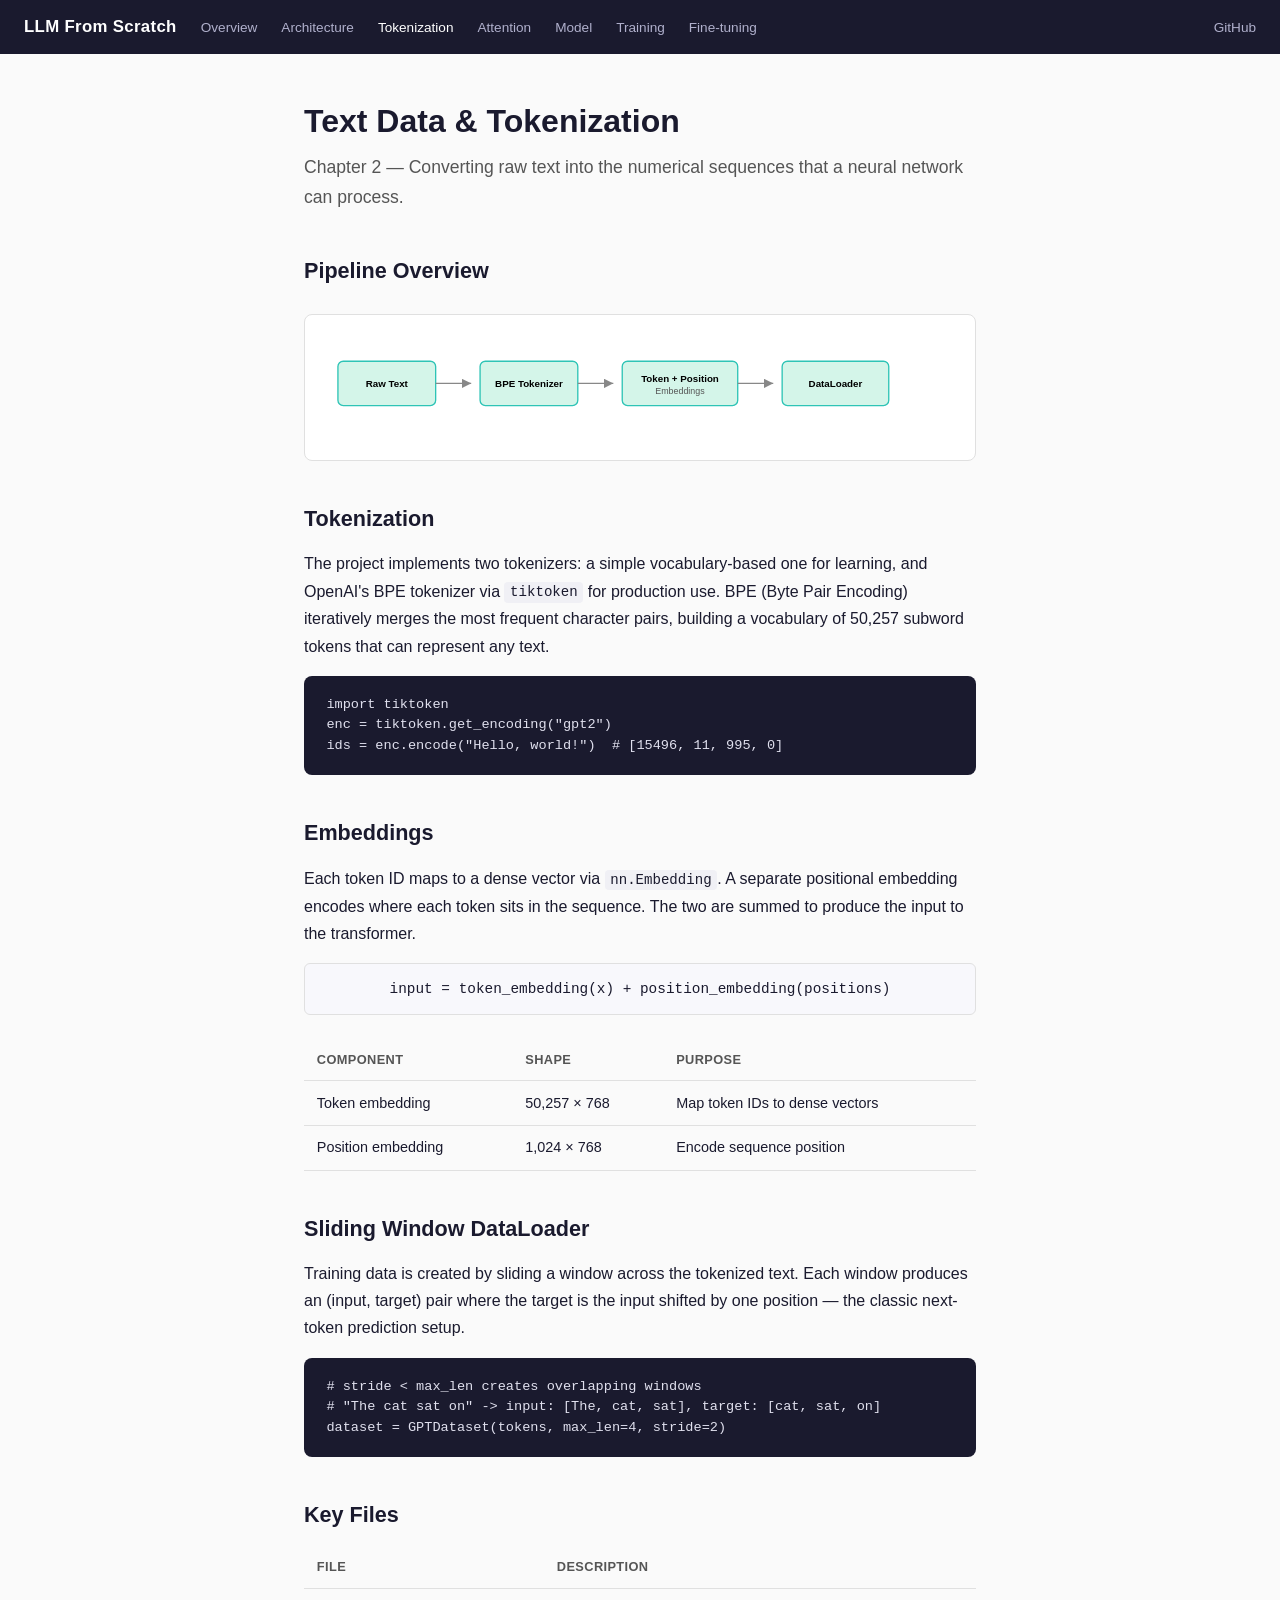
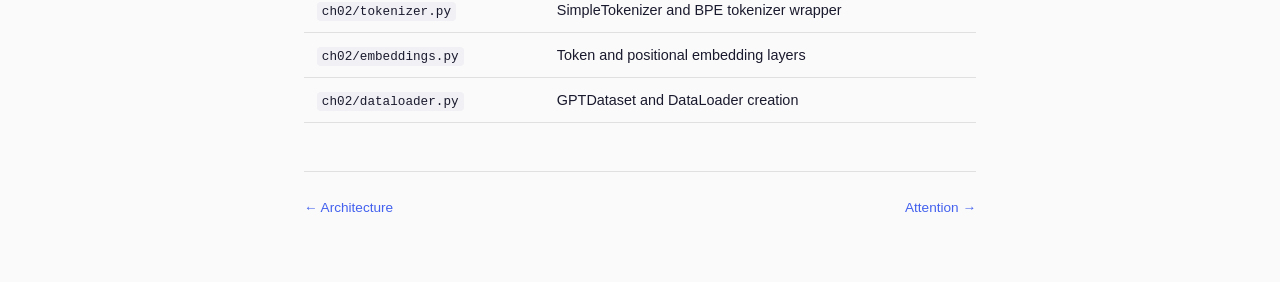
<file: docs/tokenization.html>
<!DOCTYPE html>
<html lang="en">
<head>
  <meta charset="UTF-8">
  <meta name="viewport" content="width=device-width, initial-scale=1.0">
  <title>Tokenization &ndash; LLM From Scratch</title>
  <link rel="stylesheet" href="style.css">
</head>
<body>
<nav>
  <span class="brand">LLM From Scratch</span>
  <a href="index.html">Overview</a>
  <a href="architecture.html">Architecture</a>
  <a href="tokenization.html" class="active">Tokenization</a>
  <a href="attention.html">Attention</a>
  <a href="model.html">Model</a>
  <a href="training.html">Training</a>
  <a href="finetuning.html">Fine-tuning</a>
  <span class="spacer"></span>
  <a href="https://github.com/iyunbo/llm-from-scratch">GitHub</a>
</nav>

<div class="container">
  <h1>Text Data &amp; Tokenization</h1>
  <p class="subtitle">Chapter 2 &mdash; Converting raw text into the numerical sequences that a neural network can process.</p>

  <h2>Pipeline Overview</h2>
  <div class="diagram">
    <svg viewBox="0 0 700 100" xmlns="http://www.w3.org/2000/svg" font-family="-apple-system, sans-serif">
      <defs>
        <marker id="arr" viewBox="0 0 10 10" refX="10" refY="5" markerWidth="7" markerHeight="7" orient="auto">
          <path d="M 0 0 L 10 5 L 0 10 z" fill="#888"/>
        </marker>
      </defs>
      <rect x="10" y="25" width="110" height="50" rx="6" fill="#d4f5e9" stroke="#2ec4b6" stroke-width="1.5"/>
      <text x="65" y="54" text-anchor="middle" font-size="11" font-weight="600">Raw Text</text>
      <line x1="120" y1="50" x2="160" y2="50" stroke="#888" stroke-width="1.5" marker-end="url(#arr)"/>

      <rect x="170" y="25" width="110" height="50" rx="6" fill="#d4f5e9" stroke="#2ec4b6" stroke-width="1.5"/>
      <text x="225" y="54" text-anchor="middle" font-size="11" font-weight="600">BPE Tokenizer</text>
      <line x1="280" y1="50" x2="320" y2="50" stroke="#888" stroke-width="1.5" marker-end="url(#arr)"/>

      <rect x="330" y="25" width="130" height="50" rx="6" fill="#d4f5e9" stroke="#2ec4b6" stroke-width="1.5"/>
      <text x="395" y="48" text-anchor="middle" font-size="11" font-weight="600">Token + Position</text>
      <text x="395" y="62" text-anchor="middle" font-size="10" fill="#555">Embeddings</text>
      <line x1="460" y1="50" x2="500" y2="50" stroke="#888" stroke-width="1.5" marker-end="url(#arr)"/>

      <rect x="510" y="25" width="120" height="50" rx="6" fill="#d4f5e9" stroke="#2ec4b6" stroke-width="1.5"/>
      <text x="570" y="54" text-anchor="middle" font-size="11" font-weight="600">DataLoader</text>
    </svg>
  </div>

  <h2>Tokenization</h2>
  <p>The project implements two tokenizers: a simple vocabulary-based one for learning, and OpenAI's BPE tokenizer via <code>tiktoken</code> for production use. BPE (Byte Pair Encoding) iteratively merges the most frequent character pairs, building a vocabulary of 50,257 subword tokens that can represent any text.</p>

  <pre><code>import tiktoken
enc = tiktoken.get_encoding("gpt2")
ids = enc.encode("Hello, world!")  # [15496, 11, 995, 0]</code></pre>

  <h2>Embeddings</h2>
  <p>Each token ID maps to a dense vector via <code>nn.Embedding</code>. A separate positional embedding encodes where each token sits in the sequence. The two are summed to produce the input to the transformer.</p>

  <div class="formula">input = token_embedding(x) + position_embedding(positions)</div>

  <table>
    <tr><th>Component</th><th>Shape</th><th>Purpose</th></tr>
    <tr><td>Token embedding</td><td>50,257 &times; 768</td><td>Map token IDs to dense vectors</td></tr>
    <tr><td>Position embedding</td><td>1,024 &times; 768</td><td>Encode sequence position</td></tr>
  </table>

  <h2>Sliding Window DataLoader</h2>
  <p>Training data is created by sliding a window across the tokenized text. Each window produces an (input, target) pair where the target is the input shifted by one position &mdash; the classic next-token prediction setup.</p>

  <pre><code># stride < max_len creates overlapping windows
# "The cat sat on" -> input: [The, cat, sat], target: [cat, sat, on]
dataset = GPTDataset(tokens, max_len=4, stride=2)</code></pre>

  <h2>Key Files</h2>
  <table>
    <tr><th>File</th><th>Description</th></tr>
    <tr><td><code>ch02/tokenizer.py</code></td><td>SimpleTokenizer and BPE tokenizer wrapper</td></tr>
    <tr><td><code>ch02/embeddings.py</code></td><td>Token and positional embedding layers</td></tr>
    <tr><td><code>ch02/dataloader.py</code></td><td>GPTDataset and DataLoader creation</td></tr>
  </table>

  <footer>
    <a href="architecture.html">&larr; Architecture</a>
    <a href="attention.html">Attention &rarr;</a>
  </footer>
</div>
</body>
</html>
</file>
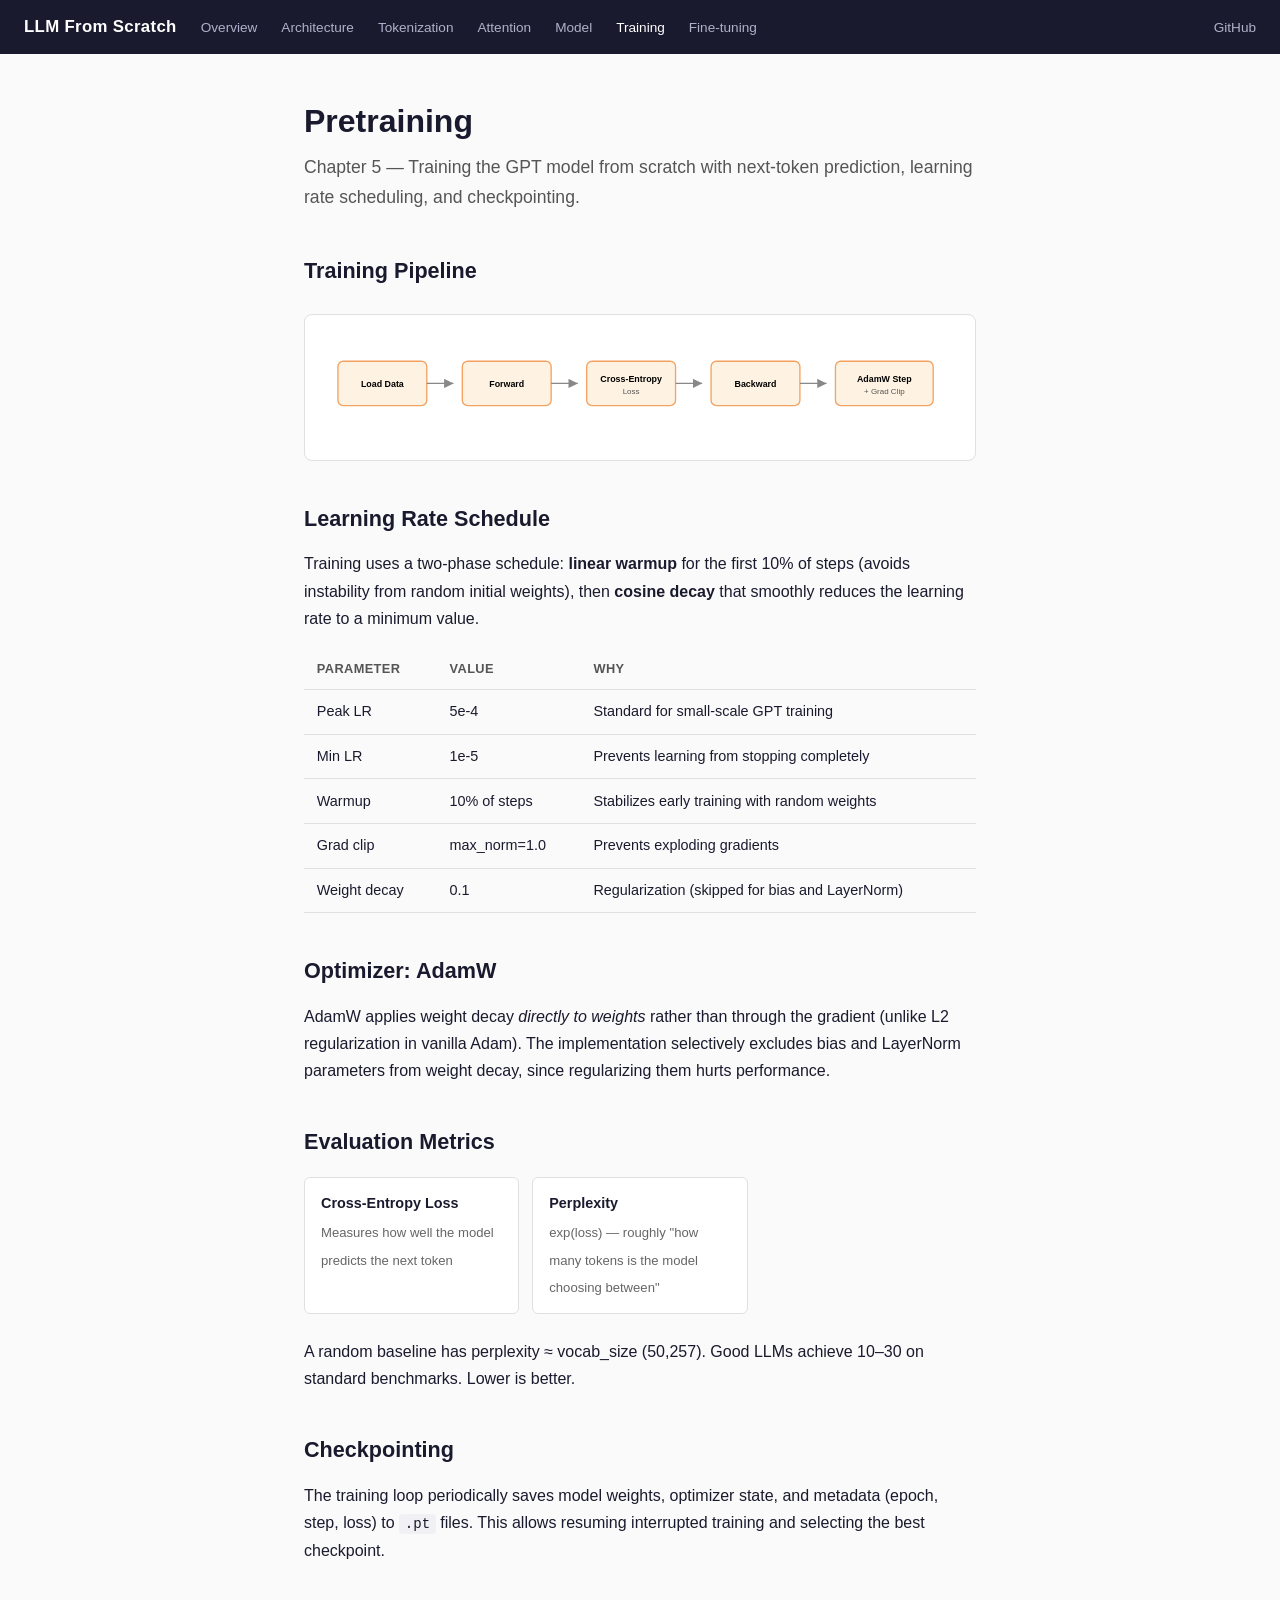
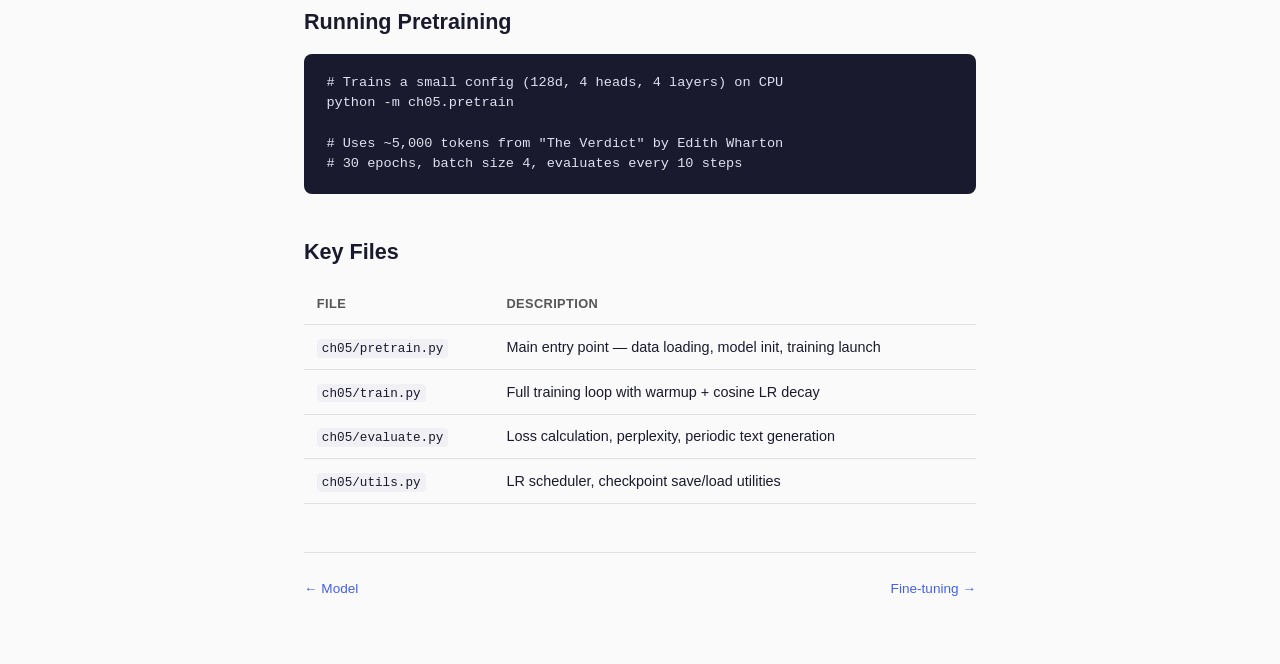
<file: docs/training.html>
<!DOCTYPE html>
<html lang="en">
<head>
  <meta charset="UTF-8">
  <meta name="viewport" content="width=device-width, initial-scale=1.0">
  <title>Training &ndash; LLM From Scratch</title>
  <link rel="stylesheet" href="style.css">
</head>
<body>
<nav>
  <span class="brand">LLM From Scratch</span>
  <a href="index.html">Overview</a>
  <a href="architecture.html">Architecture</a>
  <a href="tokenization.html">Tokenization</a>
  <a href="attention.html">Attention</a>
  <a href="model.html">Model</a>
  <a href="training.html" class="active">Training</a>
  <a href="finetuning.html">Fine-tuning</a>
  <span class="spacer"></span>
  <a href="https://github.com/iyunbo/llm-from-scratch">GitHub</a>
</nav>

<div class="container">
  <h1>Pretraining</h1>
  <p class="subtitle">Chapter 5 &mdash; Training the GPT model from scratch with next-token prediction, learning rate scheduling, and checkpointing.</p>

  <h2>Training Pipeline</h2>
  <div class="diagram">
    <svg viewBox="0 0 700 100" xmlns="http://www.w3.org/2000/svg" font-family="-apple-system, sans-serif">
      <defs>
        <marker id="arr3" viewBox="0 0 10 10" refX="10" refY="5" markerWidth="7" markerHeight="7" orient="auto">
          <path d="M 0 0 L 10 5 L 0 10 z" fill="#888"/>
        </marker>
      </defs>
      <rect x="10" y="25" width="100" height="50" rx="6" fill="#fef3e2" stroke="#f4a261" stroke-width="1.5"/>
      <text x="60" y="54" text-anchor="middle" font-size="10" font-weight="600">Load Data</text>
      <line x1="110" y1="50" x2="140" y2="50" stroke="#888" stroke-width="1.5" marker-end="url(#arr3)"/>

      <rect x="150" y="25" width="100" height="50" rx="6" fill="#fef3e2" stroke="#f4a261" stroke-width="1.5"/>
      <text x="200" y="54" text-anchor="middle" font-size="10" font-weight="600">Forward</text>
      <line x1="250" y1="50" x2="280" y2="50" stroke="#888" stroke-width="1.5" marker-end="url(#arr3)"/>

      <rect x="290" y="25" width="100" height="50" rx="6" fill="#fef3e2" stroke="#f4a261" stroke-width="1.5"/>
      <text x="340" y="48" text-anchor="middle" font-size="10" font-weight="600">Cross-Entropy</text>
      <text x="340" y="62" text-anchor="middle" font-size="9" fill="#555">Loss</text>
      <line x1="390" y1="50" x2="420" y2="50" stroke="#888" stroke-width="1.5" marker-end="url(#arr3)"/>

      <rect x="430" y="25" width="100" height="50" rx="6" fill="#fef3e2" stroke="#f4a261" stroke-width="1.5"/>
      <text x="480" y="54" text-anchor="middle" font-size="10" font-weight="600">Backward</text>
      <line x1="530" y1="50" x2="560" y2="50" stroke="#888" stroke-width="1.5" marker-end="url(#arr3)"/>

      <rect x="570" y="25" width="110" height="50" rx="6" fill="#fef3e2" stroke="#f4a261" stroke-width="1.5"/>
      <text x="625" y="48" text-anchor="middle" font-size="10" font-weight="600">AdamW Step</text>
      <text x="625" y="62" text-anchor="middle" font-size="9" fill="#555">+ Grad Clip</text>
    </svg>
  </div>

  <h2>Learning Rate Schedule</h2>
  <p>Training uses a two-phase schedule: <strong>linear warmup</strong> for the first 10% of steps (avoids instability from random initial weights), then <strong>cosine decay</strong> that smoothly reduces the learning rate to a minimum value.</p>

  <table>
    <tr><th>Parameter</th><th>Value</th><th>Why</th></tr>
    <tr><td>Peak LR</td><td>5e-4</td><td>Standard for small-scale GPT training</td></tr>
    <tr><td>Min LR</td><td>1e-5</td><td>Prevents learning from stopping completely</td></tr>
    <tr><td>Warmup</td><td>10% of steps</td><td>Stabilizes early training with random weights</td></tr>
    <tr><td>Grad clip</td><td>max_norm=1.0</td><td>Prevents exploding gradients</td></tr>
    <tr><td>Weight decay</td><td>0.1</td><td>Regularization (skipped for bias and LayerNorm)</td></tr>
  </table>

  <h2>Optimizer: AdamW</h2>
  <p>AdamW applies weight decay <em>directly to weights</em> rather than through the gradient (unlike L2 regularization in vanilla Adam). The implementation selectively excludes bias and LayerNorm parameters from weight decay, since regularizing them hurts performance.</p>

  <h2>Evaluation Metrics</h2>
  <div class="concepts">
    <div class="concept">
      <strong>Cross-Entropy Loss</strong>
      <span>Measures how well the model predicts the next token</span>
    </div>
    <div class="concept">
      <strong>Perplexity</strong>
      <span>exp(loss) &mdash; roughly "how many tokens is the model choosing between"</span>
    </div>
  </div>
  <p>A random baseline has perplexity &asymp; vocab_size (50,257). Good LLMs achieve 10&ndash;30 on standard benchmarks. Lower is better.</p>

  <h2>Checkpointing</h2>
  <p>The training loop periodically saves model weights, optimizer state, and metadata (epoch, step, loss) to <code>.pt</code> files. This allows resuming interrupted training and selecting the best checkpoint.</p>

  <h2>Running Pretraining</h2>
  <pre><code># Trains a small config (128d, 4 heads, 4 layers) on CPU
python -m ch05.pretrain

# Uses ~5,000 tokens from "The Verdict" by Edith Wharton
# 30 epochs, batch size 4, evaluates every 10 steps</code></pre>

  <h2>Key Files</h2>
  <table>
    <tr><th>File</th><th>Description</th></tr>
    <tr><td><code>ch05/pretrain.py</code></td><td>Main entry point &mdash; data loading, model init, training launch</td></tr>
    <tr><td><code>ch05/train.py</code></td><td>Full training loop with warmup + cosine LR decay</td></tr>
    <tr><td><code>ch05/evaluate.py</code></td><td>Loss calculation, perplexity, periodic text generation</td></tr>
    <tr><td><code>ch05/utils.py</code></td><td>LR scheduler, checkpoint save/load utilities</td></tr>
  </table>

  <footer>
    <a href="model.html">&larr; Model</a>
    <a href="finetuning.html">Fine-tuning &rarr;</a>
  </footer>
</div>
</body>
</html>
</file>
<file: docs/style.css>
/* ── Base ── */
*, *::before, *::after { box-sizing: border-box; margin: 0; padding: 0; }

body {
  font-family: -apple-system, BlinkMacSystemFont, "Segoe UI", Roboto, Helvetica, Arial, sans-serif;
  color: #1a1a2e;
  background: #fafafa;
  line-height: 1.7;
}

a { color: #4361ee; text-decoration: none; }
a:hover { text-decoration: underline; }

/* ── Nav ── */
nav {
  background: #1a1a2e;
  padding: 0.8rem 1.5rem;
  display: flex;
  align-items: center;
  gap: 1.5rem;
  flex-wrap: wrap;
  position: sticky;
  top: 0;
  z-index: 100;
}

nav .brand {
  font-weight: 700;
  font-size: 1.05rem;
  color: #fff;
  letter-spacing: 0.02em;
}

nav a {
  color: #b0b0cc;
  font-size: 0.85rem;
  transition: color 0.15s;
}

nav a:hover, nav a.active {
  color: #fff;
  text-decoration: none;
}

nav .spacer { flex: 1; }

/* ── Container ── */
.container {
  max-width: 720px;
  margin: 0 auto;
  padding: 2.5rem 1.5rem 4rem;
}

.container.wide {
  max-width: 960px;
}

/* ── Typography ── */
h1 {
  font-size: 2rem;
  font-weight: 800;
  margin-bottom: 0.3rem;
  color: #1a1a2e;
}

h2 {
  font-size: 1.35rem;
  font-weight: 700;
  margin-top: 2.5rem;
  margin-bottom: 0.8rem;
  color: #1a1a2e;
}

h3 {
  font-size: 1.05rem;
  font-weight: 600;
  margin-top: 1.8rem;
  margin-bottom: 0.5rem;
}

p { margin-bottom: 1rem; }

.subtitle {
  font-size: 1.1rem;
  color: #555;
  margin-bottom: 2rem;
}

/* ── Stats row ── */
.stats {
  display: flex;
  gap: 1.5rem;
  flex-wrap: wrap;
  margin-bottom: 2.5rem;
}

.stat {
  background: #fff;
  border: 1px solid #e0e0e0;
  border-radius: 8px;
  padding: 1rem 1.4rem;
  flex: 1;
  min-width: 120px;
  text-align: center;
}

.stat .num {
  font-size: 1.6rem;
  font-weight: 800;
  color: #4361ee;
  display: block;
}

.stat .label {
  font-size: 0.78rem;
  color: #777;
  text-transform: uppercase;
  letter-spacing: 0.04em;
}

/* ── Card grid ── */
.cards {
  display: grid;
  grid-template-columns: repeat(auto-fill, minmax(280px, 1fr));
  gap: 1rem;
  margin-bottom: 2rem;
}

.card {
  background: #fff;
  border: 1px solid #e0e0e0;
  border-radius: 8px;
  padding: 1.3rem 1.4rem;
  transition: box-shadow 0.15s, border-color 0.15s;
}

.card:hover {
  border-color: #4361ee;
  box-shadow: 0 2px 12px rgba(67, 97, 238, 0.1);
  text-decoration: none;
}

.card .tag {
  font-size: 0.7rem;
  text-transform: uppercase;
  letter-spacing: 0.05em;
  font-weight: 700;
  margin-bottom: 0.4rem;
  display: inline-block;
}

.card h3 {
  margin: 0 0 0.3rem;
  font-size: 1.05rem;
}

.card p {
  font-size: 0.88rem;
  color: #555;
  margin: 0;
}

/* Tag colors */
.tag-data { color: #2ec4b6; }
.tag-attention { color: #e07a5f; }
.tag-model { color: #7b68ee; }
.tag-train { color: #f4a261; }
.tag-finetune { color: #e63946; }
.tag-arch { color: #457b9d; }

/* ── Code ── */
code {
  font-family: "SF Mono", "Fira Code", "Consolas", monospace;
  font-size: 0.88em;
  background: #f0f0f5;
  padding: 0.15em 0.4em;
  border-radius: 4px;
}

pre {
  background: #1a1a2e;
  color: #e0e0ee;
  border-radius: 8px;
  padding: 1.2rem 1.4rem;
  overflow-x: auto;
  margin-bottom: 1.5rem;
  line-height: 1.5;
}

pre code {
  background: none;
  padding: 0;
  font-size: 0.85em;
  color: inherit;
}

/* ── Tables ── */
table {
  width: 100%;
  border-collapse: collapse;
  margin-bottom: 1.5rem;
  font-size: 0.9rem;
}

th, td {
  text-align: left;
  padding: 0.6rem 0.8rem;
  border-bottom: 1px solid #e0e0e0;
}

th {
  font-weight: 600;
  color: #555;
  font-size: 0.8rem;
  text-transform: uppercase;
  letter-spacing: 0.03em;
}

/* ── Diagram container ── */
.diagram {
  background: #fff;
  border: 1px solid #e0e0e0;
  border-radius: 8px;
  padding: 1.5rem;
  margin: 1.5rem 0;
  overflow-x: auto;
}

.diagram svg {
  width: 100%;
  height: auto;
}

/* ── Footer ── */
footer {
  margin-top: 3rem;
  padding-top: 1.5rem;
  border-top: 1px solid #e0e0e0;
  display: flex;
  justify-content: space-between;
  font-size: 0.85rem;
  color: #888;
}

footer a { color: #4361ee; }

/* ── SVG interactivity ── */
svg a g:hover rect,
svg a g:hover path {
  filter: drop-shadow(0 2px 6px rgba(0,0,0,0.15));
  stroke-width: 2.5;
}

/* ── Responsive ── */
@media (max-width: 640px) {
  .container { padding: 1.5rem 1rem 3rem; }
  h1 { font-size: 1.6rem; }
  .stats { gap: 0.8rem; }
  .stat { padding: 0.8rem 1rem; }
  .cards { grid-template-columns: 1fr; }
  nav { gap: 0.8rem; padding: 0.6rem 1rem; }
  nav a { font-size: 0.8rem; }
}

/* ── Formula ── */
.formula {
  background: #f8f8fc;
  border: 1px solid #e0e0e0;
  border-radius: 6px;
  padding: 0.8rem 1.2rem;
  font-family: "SF Mono", monospace;
  font-size: 0.9rem;
  text-align: center;
  margin: 1rem 0 1.5rem;
  overflow-x: auto;
}

/* ── Concept list ── */
.concepts {
  display: grid;
  grid-template-columns: repeat(auto-fill, minmax(200px, 1fr));
  gap: 0.8rem;
  margin: 1rem 0 1.5rem;
}

.concept {
  background: #fff;
  border: 1px solid #e0e0e0;
  border-radius: 6px;
  padding: 0.8rem 1rem;
}

.concept strong {
  display: block;
  font-size: 0.9rem;
  margin-bottom: 0.2rem;
}

.concept span {
  font-size: 0.82rem;
  color: #666;
}
</file>
